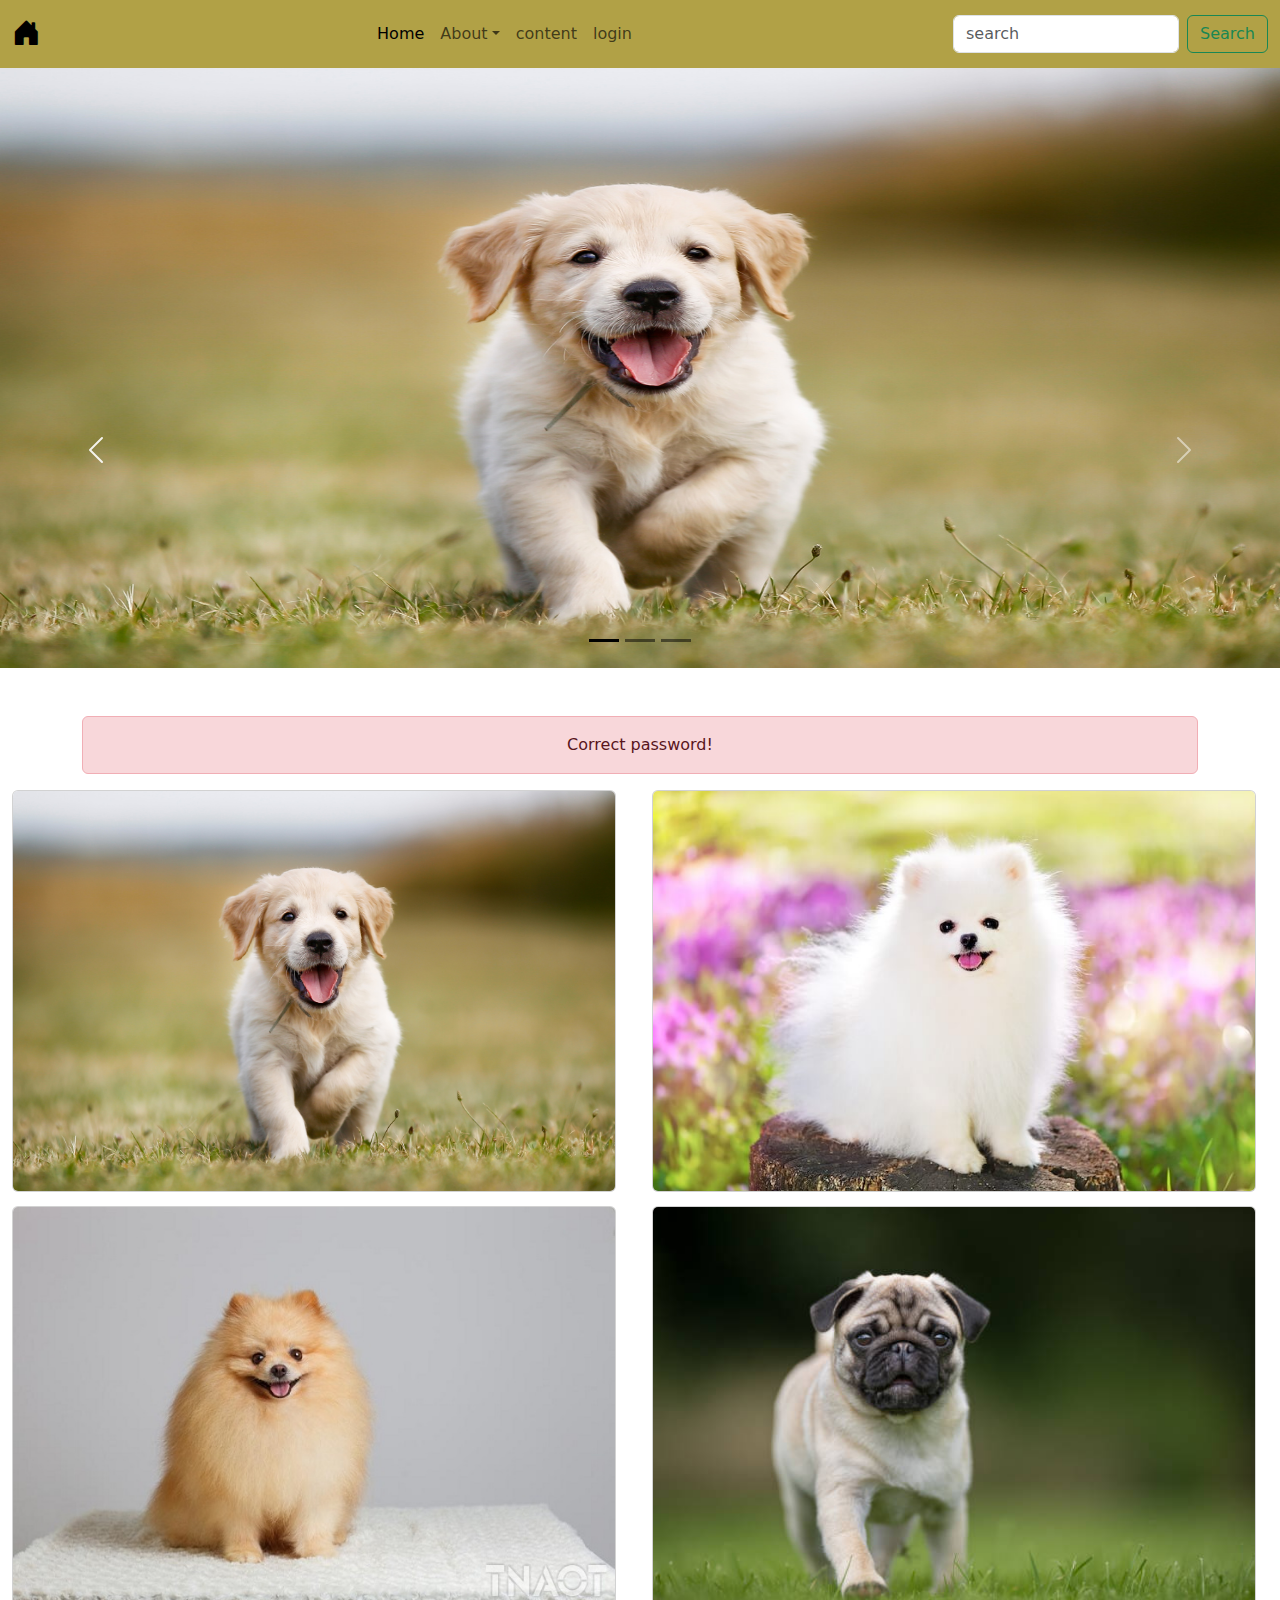
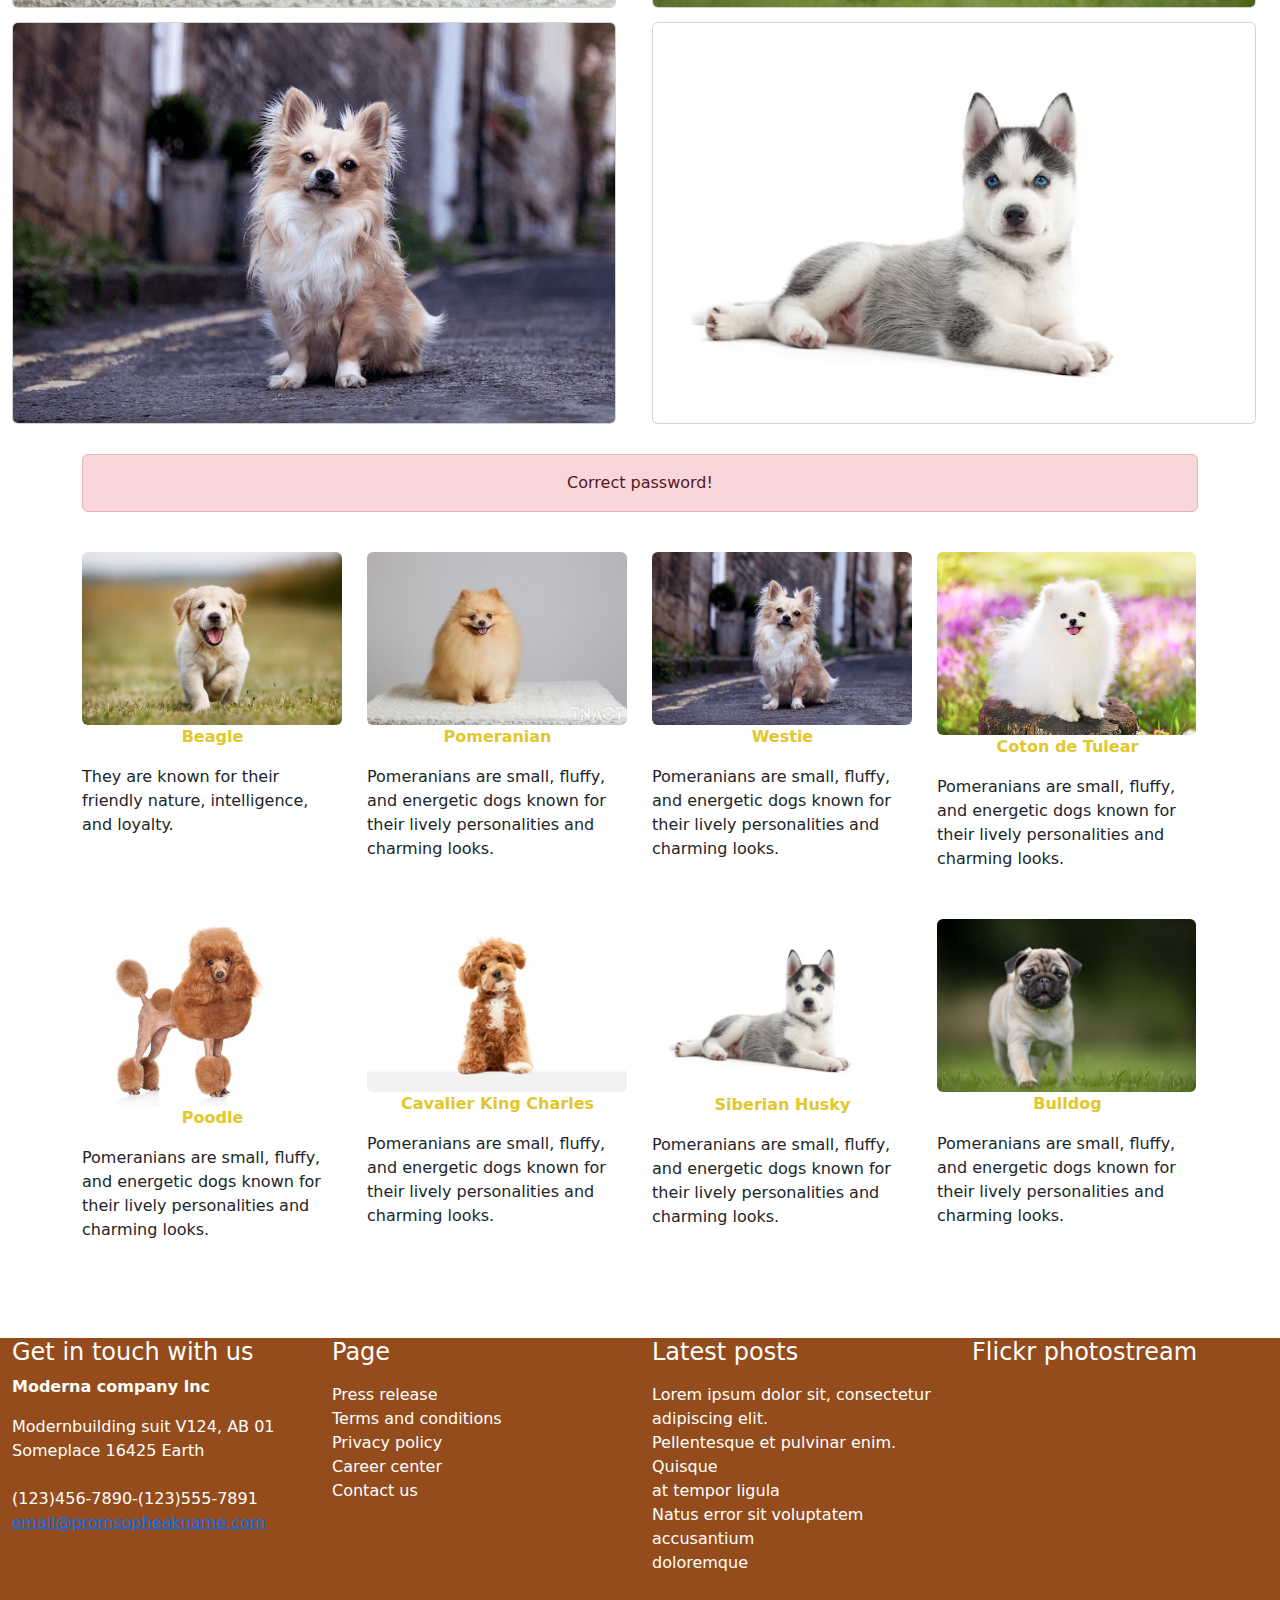
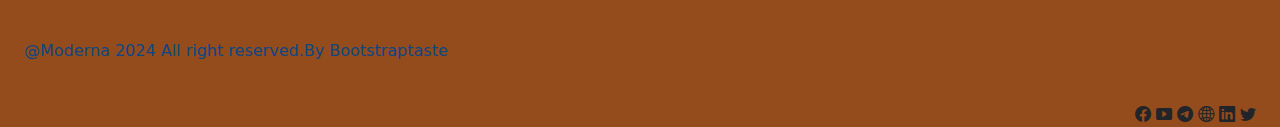
<file: index.html>
<!doctype html>
<html lang="en">
  <head>
    <meta charset="utf-8">
    <meta name="viewport" content="width=device-width, initial-scale=1">
    <title>Bootstrap demo</title>
    <link rel="stylesheet" href="style.css" class="">
    <link rel="stylesheet" href="https://cdn.jsdelivr.net/npm/bootstrap-icons@1.11.3/font/bootstrap-icons.min.css">
    <link href="https://cdn.jsdelivr.net/npm/bootstrap@5.3.3/dist/css/bootstrap.min.css" rel="stylesheet" integrity="sha384-QWTKZyjpPEjISv5WaRU9OFeRpok6YctnYmDr5pNlyT2bRjXh0JMhjY6hW+ALEwIH" crossorigin="anonymous">
  </head>
  <body>
    <nav class="navbar navbar-expand-lg " style="background-color: rgb(177, 161, 70);">
      <div class="container-fluid">
          <a href="" class="navbar-brand">
            <i class="bi bi-house-door-fill fs-3"></i>
          </a>
          <button class="navbar-toggler" type="button" data-bs-toggle="collapse" data-bs-target="#navbarNavAltMarkup" aria-controls="navbarNavAltMarkup" aria-expanded="false" aria-label="Toggle navigation">
            <span class="navbar-toggler-icon"></span>
          </button>
            <div class="collapse navbar-collapse" id="navbarNavAltMarkup">
                <ul class="navbar-nav col-lg-12 justify-content-center">
                    <li class="nav-item">
                        <a href="index.html" class="nav-link active" urrent="aria-cpage" href="#">Home</a>
                        
                    </li>
                    <li class="nav-item">
                        <a href="about.html" class="nav-link dropdown-toggle" href="#" id="navbarDropdown" role="button" data-toggle="dropdown" aria-haspopup="true" aria-expanded="false">About</a>
                    </li> 
                     <li class="nav-item">
                        <a href="content.html" class="nav-link">content</a>
                    </li>
                    <li class="nav-item">
                        <a href="login.html" class="nav-link">login</a>
                    </li>
                </ul>
            </div>
            <form class="d-flex" role="search">
                <input type="text" class="form-control me-2" placeholder="search">
                <button class="btn btn-outline-success">Search</button>
            </form>
      </div>
    </nav>
    <div id="carouselExampleDark" class="carousel carousel-dark slide">
        <div class="carousel-indicators">
          <button type="button" data-bs-target="#carouselExampleDark" data-bs-slide-to="0" class="active" aria-current="true" aria-label="Slide 1"></button>
          <button type="button" data-bs-target="#carouselExampleDark" data-bs-slide-to="1" aria-label="Slide 2"></button>
          <button type="button" data-bs-target="#carouselExampleDark" data-bs-slide-to="2" aria-label="Slide 3"></button>
        </div>
        <div class="carousel-inner">
          <div class="carousel-item active" data-bs-interval="10000">
            <img style="height: 600px; width: 500px;" src="image1.png" class="d-block w-100" alt="...">
          </div>
          <div class="carousel-item" data-bs-interval="2000">
            <img style="height: 600px; width: 500px;" src="pig2.png" class="d-block w-100" alt="...">
            </div>
          </div>
          <!-- <div class="carousel-item">
            <img src="img/pig3.png" class="d-block w-100" alt="...">
          </div> -->
        </div><br><br>
        <button class="carousel-control-prev" type="button" data-bs-target="#carouselExampleDark" data-bs-slide="prev">
          <span class="carousel-control-prev-icon" aria-hidden="true"></span>
          <span class="visually-hidden">Previous</span>
        </button>
        <button class="carousel-control-next" type="button" data-bs-target="#carouselExampleDark" data-bs-slide="next">
          <span class="carousel-control-next-icon" aria-hidden="true"></span>
          <span class="visually-hidden">Next</span>
        </button>
      </div>
    </div>
     <div class="container text-center"> 
        <div class="alert alert-danger">
            Correct password! 
        </div>
    </div>
    <div class="actegroy-content">
      <a href="about.html" class="">
        <div class="row p-0 m-0">
          <div class="col-lg-6">
            <div class="row p-0 m-0">
              <div class="col-12 category-data mb-3 ps-lg-0">
                <div class="card white">
                  <img src="image1.png" alt="">
                </div>
              </div><br>
              <div class="col-12 category-data mb-3 ps-lg-0">
                <div class="card">
                  <img src="image2.png" alt="">
                </div>
              </div><br>
              <div class="col-12 category-data mb-2 ps-lg-0">
                <div class="card">
                  <img src="image3.png" alt="">
                </div>
              </div>
            </div>
          </div>
          <div class="col-lg-6">
            <div class="row p-0 m-0">
              <div class="col-12 category-data mb-3 ps-lg-0">
                <div class="card white">
                  <img src="image4.png" alt="">
                </div>
              </div><br>
              <div class="col-12 category-data mb-3 ps-lg-0">
                <div class="card">
                  <img src="image8.png" alt="">
                </div>
              </div><br>
              <div class="col-12 category-data mb-2 ps-lg-0">
                <div class="card">
                  <img src="image7.png" alt="">
                </div>
              </div>
            </div>
          </div>
        </div>
      </a>
      </div><br>
      <div class="container text-center"> 
        <div class="alert alert-danger">
            Correct password! 
        </div>
    </div>
    <div class="container py-2">
        <div class="row py-3">
            <div class="col-3">
                <img src="image1.png"  alt="" width="260px" height="auto" class="rounded">
                <p class="text-center">
                    <b style="color: rgb(226, 198, 43);">Beagle</b>
                </p>
                They are known for their friendly nature, intelligence, and loyalty.    
            </div> 
            <div class="col-3 ">
                <img src="image2.png"  alt="" width="260px" height="auto" class="rounded">
                <p class="text-center">
                    <b style="color: rgb(226, 198, 43);">Pomeranian</b>
                </p>
                Pomeranians are small, fluffy, and energetic dogs known for their lively personalities and charming looks.
            </div>
            <div class="col-3">
                <img src="image3.png"  alt="" width="260px" height="auto" class="rounded">
                <p class="text-center">
                    <b style="color: rgb(226, 198, 43);">Westie</b>
                   
                </p>
                Pomeranians are small, fluffy, and energetic dogs known for their lively personalities and charming looks.
            </div>
            <div class="col-3">
                <img src="image4.png"  alt="" width="259px" height="auto" class="rounded">
                <p class="text-center">
                    <b style="color: rgb(226, 198, 43);">Coton de Tulear</b>
                   
                </p>
                Pomeranians are small, fluffy, and energetic dogs known for their lively personalities and charming looks.
            </div>
        </div>
    </div>
    <div class="container py-2">
        <div class="row py-3">
            <div class="col-3">
                <img src="image5.png"  alt="" width="200px" height="auto" class="rounded">
                <p class="text-center">
                    <b style="color: rgb(226, 198, 43);">Poodle</b>
                    
                </p>
                Pomeranians are small, fluffy, and energetic dogs known for their lively personalities and charming looks.
            </div> 
            <div class="col-3 ">
                <img src="image6.png"  alt="" width="260px" height="auto" class="rounded">
                <p class="text-center">
                    <b style="color: rgb(226, 198, 43);">Cavalier King Charles​</b>
                   
                </p>
                Pomeranians are small, fluffy, and energetic dogs known for their lively personalities and charming looks.
            </div>
            <div class="col-3">
                <img src="image7.png"  alt="" width="260px" height="auto" class="rounded">
                <p class="text-center">
                    <b style="color: rgb(226, 198, 43);">Siberian Husky</b>
                    
                </p>
                Pomeranians are small, fluffy, and energetic dogs known for their lively personalities and charming looks.
            </div>
            <div class="col-3">
                <img src="image8.png"  alt="" width="259px" height="auto" class="rounded">
                <p class="text-center">
                    <b style="color: rgb(226, 198, 43);">Bulldog</b>
                    
                </p>
                Pomeranians are small, fluffy, and energetic dogs known for their lively personalities and charming looks.
            </div>
        </div>
    </div><br><br><br>
    <!-- <div class="container text-center"> 
        <div class="alert alert-danger">
            Correct password! 
        </div>
    </div> -->
     <div class="container-fluid " style="background-color: rgb(148, 76, 28);">
        <div class="row" style="color: white;">
            <div class="col-3">
                <h4>Get in touch with us</h4>
                <p>
                    <b>Moderna company lnc</b>
                    <div class="text-break">Modernbuilding suit V124, AB 01</div>
                    <div>Someplace 16425 Earth</div><br>
                    <div class="">(123)456-7890-(123)555-7891</div>
                    <a href="ppro28297@gmail.com" class="text-break">email@promsopheakname.com</a>
                </p>
            </div>
             <div class="col-3">
                    <h4>Page</h4>
                    <p>
                        <div class="text-break">Press release</div>
                        <div class="text-break">Terms and conditions</div>
                        <div class="text-break">Privacy policy</div>
                        <div class="text-break">Career center</div>
                        <div class="text-break">Contact us</div>
                    </p>
            </div>
             <div class="col-3">
                    <h4>Latest posts</h4>
                    <p>
                        <div class="text-break">Lorem ipsum dolor sit, consectetur</div>
                        <div class="text-break">adipiscing elit.</div>
                        <div class="text-break">Pellentesque et pulvinar enim. Quisque</div>
                        <div class="text-break">at tempor ligula</div>
                        <div class="text-break">Natus error sit voluptatem accusantium</div>
                        <div class="text-break">doloremque</div>
                    </p>
            </div>
            <div class="col-3">
                <h4>Flickr photostream</h4>
            </div>
        </div><br><br>
        <div class="container-fluid ">
            <div class="col-6" style="color: rgb(13, 70, 130);">
                <p>@Moderna 2024 All right reserved.By Bootstraptaste</p>
            </div><br>
            <div class="col-12 text-end" >
                <i class="bi bi-facebook"></i>
                <i class="bi bi-play-btn-fill"></i>
                <i class="bi bi-telegram"></i>
                <i class="bi bi-globe2"></i>
                <i class="bi bi-linkedin"></i>
                <i class="bi bi-twitter"></i>
            </div>
        </div>
    </div>
    <script src="https://cdn.jsdelivr.net/npm/bootstrap@5.3.3/dist/js/bootstrap.bundle.min.js" integrity="sha384-YvpcrYf0tY3lHB60NNkmXc5s9fDVZLESaAA55NDzOxhy9GkcIdslK1eN7N6jIeHz" crossorigin="anonymous"></script>

    </body> 
</html>
</file>
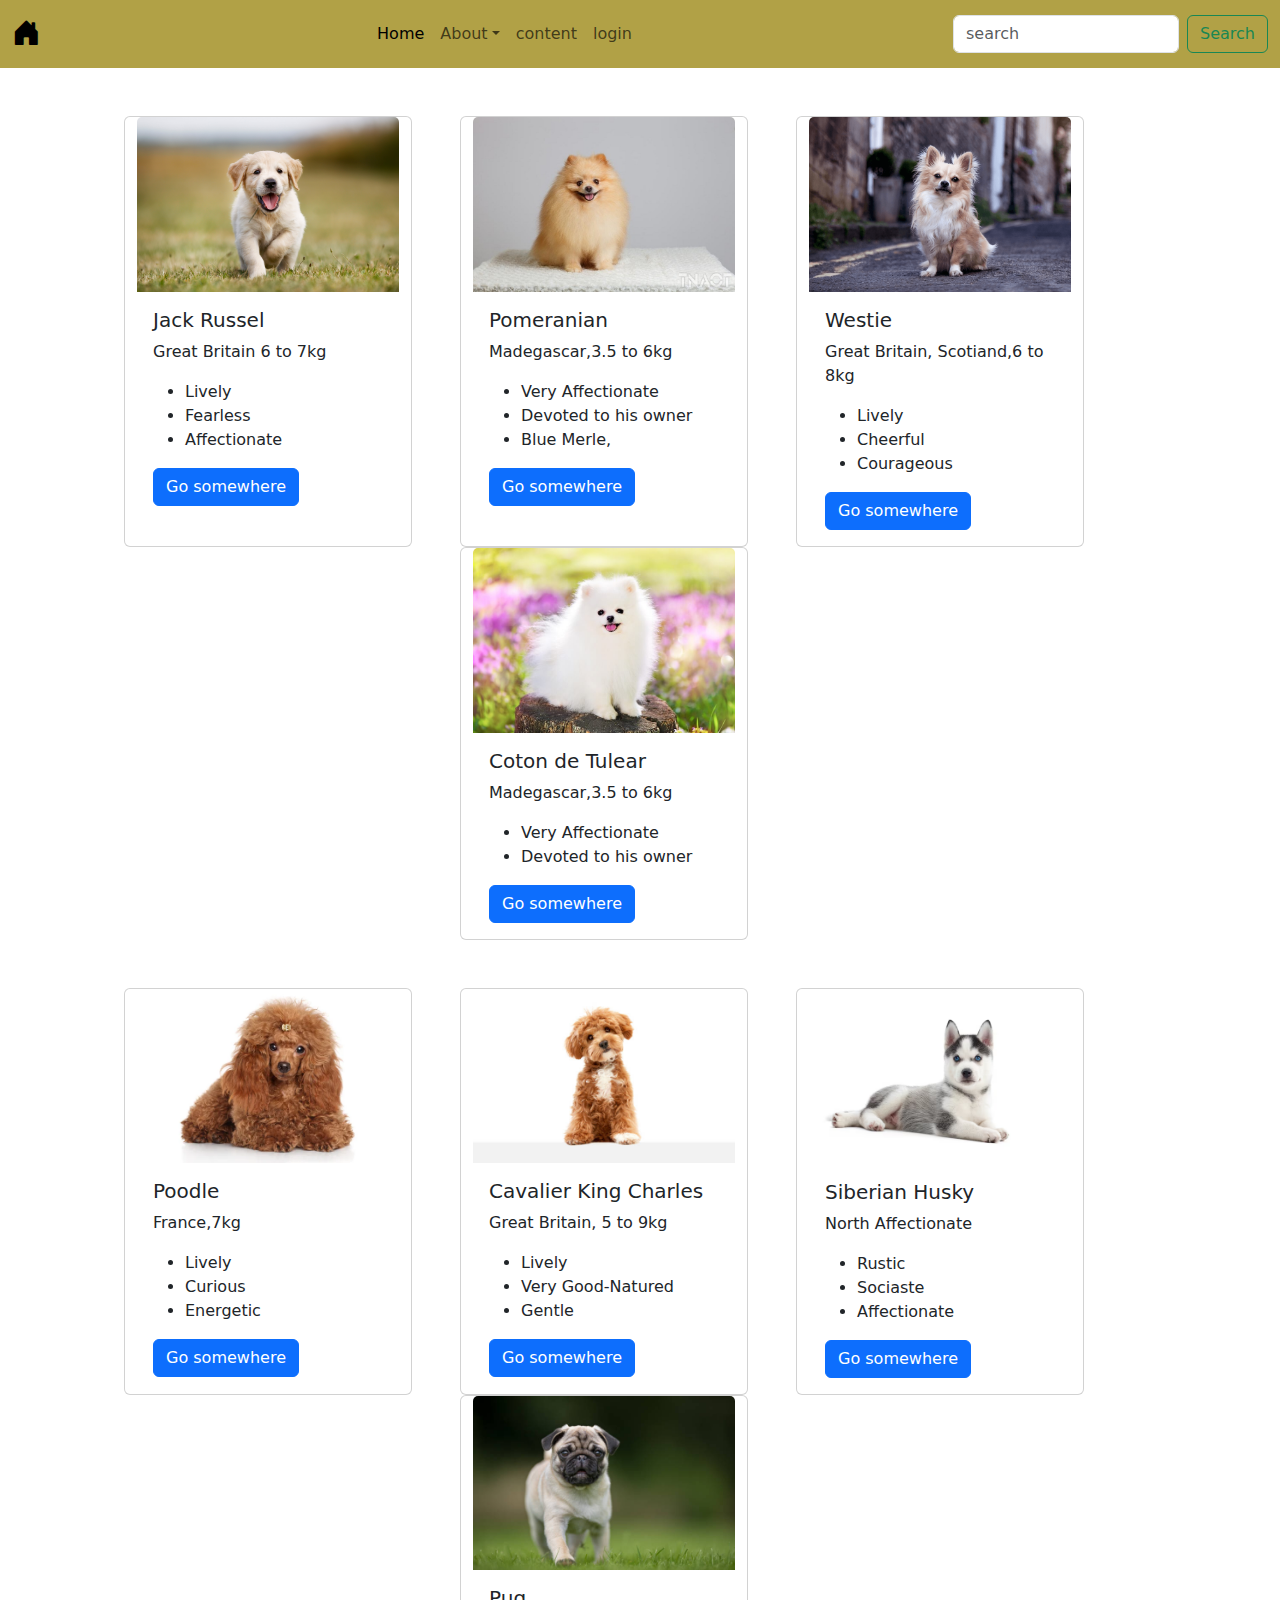
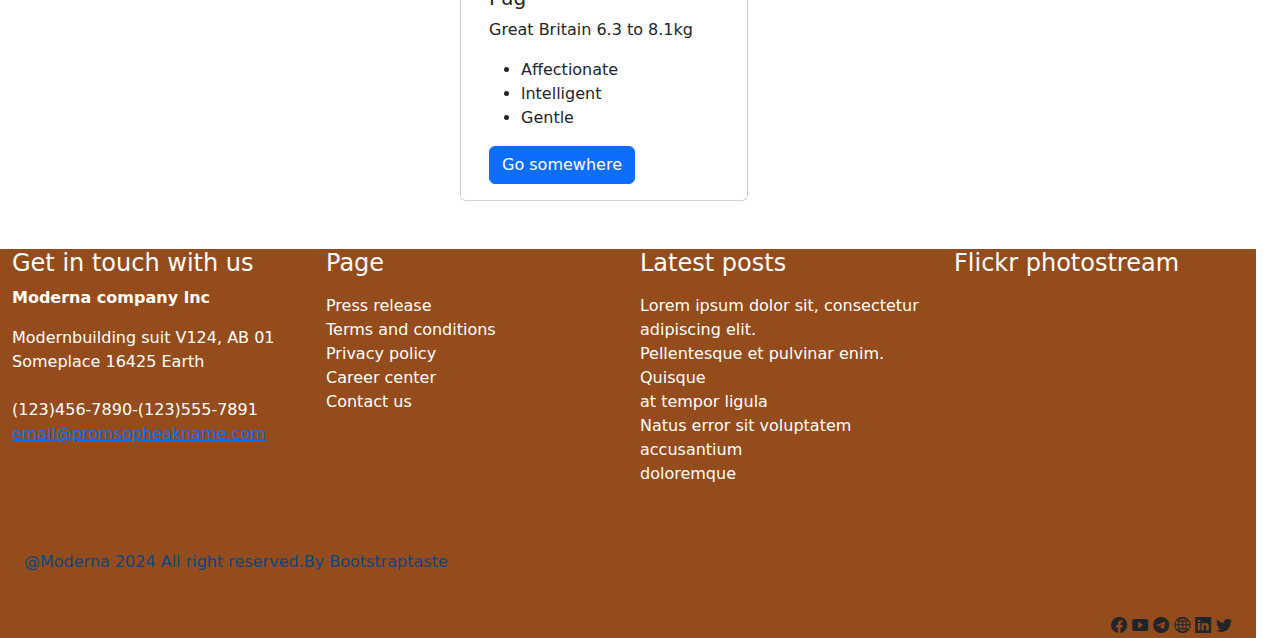
<file: about.html>
<!doctype html>
<html lang="en">
  <head>
    <meta charset="utf-8">
    <meta name="viewport" content="width=device-width, initial-scale=1">
    <title>Bootstrap demo</title>
    <!-- <link rel="stylesheet" href="/PHP/style.css" class=""> -->
    <link rel="stylesheet" href="https://cdn.jsdelivr.net/npm/bootstrap-icons@1.11.3/font/bootstrap-icons.min.css">
    <link href="https://cdn.jsdelivr.net/npm/bootstrap@5.3.3/dist/css/bootstrap.min.css" rel="stylesheet" integrity="sha384-QWTKZyjpPEjISv5WaRU9OFeRpok6YctnYmDr5pNlyT2bRjXh0JMhjY6hW+ALEwIH" crossorigin="anonymous">
  </head>
  <body>
    <script src="https://cdn.jsdelivr.net/npm/bootstrap@5.3.3/dist/js/bootstrap.bundle.min.js" integrity="sha384-YvpcrYf0tY3lHB60NNkmXc5s9fDVZLESaAA55NDzOxhy9GkcIdslK1eN7N6jIeHz" crossorigin="anonymous"></script>
    
    <nav class="navbar navbar-expand-lg " style="background-color:  rgb(177, 161, 70);">
      <div class="container-fluid">
          <a href="" class="navbar-brand">
            
            <i class="bi bi-house-door-fill fs-3"></i>
          </a>
          <button class="navbar-toggler" type="button" data-bs-toggle="collapse" data-bs-target="#navbarNavAltMarkup" aria-controls="navbarNavAltMarkup" aria-expanded="false" aria-label="Toggle navigation">
            <span class="navbar-toggler-icon"></span>
          </button>
            <div class="collapse navbar-collapse" id="navbarNavAltMarkup">
                <ul class="navbar-nav col-lg-12 justify-content-center">
                    <li class="nav-item">
                        <a href="index.html" class="nav-link active" urrent="aria-cpage" href="#">Home</a>
                        
                    </li>
                    <li class="nav-item">
                        <a href="about.html" class="nav-link dropdown-toggle" href="#" id="navbarDropdown" role="button" data-toggle="dropdown" aria-haspopup="true" aria-expanded="false">About</a>
                    </li> 
                     <li class="nav-item">
                        <a href="content.html" class="nav-link">content</a>
                    </li>
                    <li class="nav-item">
                        <a href="login.html" class="nav-link">login</a>
                    </li>
                </ul>
            </div>
            <form class="d-flex" role="search">
                <input type="text" class="form-control me-2" placeholder="search">
                <button class="btn btn-outline-success">Search</button>
            </form>
      </div>
    </nav><br><br>
    <div class="container-fluid row justify-content-center">
      <div class="card mt-6 me-5" style="width: 18rem;">
        <img src="image1.png" class="card-img-top" alt="...">
        <div class="card-body">
          <h5 class="card-title">Jack Russel</h5>
          <p class="card-text">Great Britain 6 to 7kg</p>
          <ul>
            <li>Lively</li>
            <li>Fearless</li>
            <li>Affectionate</li>
          </ul>
          <a href="content.html" class="btn btn-primary">Go somewhere</a>
        </div>
      </div>
      <div class="card mt-6 me-5" style="width: 18rem;">
        <img src="image2.png" class="card-img-top" alt="...">
        <div class="card-body">
          <h5 class="card-title">Pomeranian</h5>
          <p class="card-text">Madegascar,3.5 to 6kg</p>
          <ul>
            <li>Very Affectionate</li>
            <li>Devoted to his owner</li>
            <li>Blue Merle,</li>
          </ul>
          <a href="content.html" class="btn btn-primary">Go somewhere</a>
        </div>
      </div>
      <div class="card mt-6 me-5" style="width: 18rem;">
        <img src="image3.png" class="card-img-top" alt="...">
        <div class="card-body">
          <h5 class="card-title">Westie</h5>
          <p class="card-text">Great Britain, Scotiand,6 to 8kg</p>
          <ul>
            <li>Lively</li>
            <li>Cheerful</li>
            <li>Courageous</li>
          </ul>
          <a href="content.html" class="btn btn-primary">Go somewhere</a>
        </div>
      </div>
      <div class="card mt-6 me-5" style="width: 18rem;">
        <img src="image4.png" class="card-img-top" alt="...">
        <div class="card-body">
          <h5 class="card-title">Coton de Tulear</h5>
          <p class="card-text">Madegascar,3.5 to 6kg</p>
          <ul>
            <li>Very Affectionate</li>
            <li>Devoted to his owner</li>
            <!-- <li> Lavende</li> -->
          </ul>
          <a href="content.html" class="btn btn-primary">Go somewhere</a>
        </div>
      </div>
    </div><br><br>

    <div class="container-fluid row justify-content-center">
      <div class="card mt-6 me-5" style="width: 18rem;">
        <img src="image9.png" class="card-img-top" alt="...">
        <div class="card-body">
          <h5 class="card-title">Poodle</h5>
          <p class="card-text">France,7kg</p>
          <ul>
            <li>Lively</li>
            <li>Curious</li>
            <li>Energetic</li>
          </ul>
          <a href="content.html" class="btn btn-primary">Go somewhere</a>
        </div>
      </div>
      <div class="card mt-6 me-5" style="width: 18rem;">
        <img src="image6.png" class="card-img-top" alt="...">
        <div class="card-body">
          <h5 class="card-title">Cavalier King Charles</h5>
          <p class="card-text">Great Britain, 5 to 9kg</p>
          <ul>
            <li>Lively</li>
            <li>Very Good-Natured</li>
            <li>Gentle</li>
          </ul>
          <a href="content.html" class="btn btn-primary">Go somewhere</a>
        </div>
      </div>
      <div class="card mt-6 me-5" style="width: 18rem;">
        <img src="image7.png" class="card-img-top" alt="...">
        <div class="card-body">
          <h5 class="card-title">Siberian Husky</h5>
          <p class="card-text">North Affectionate </p>
          <ul>
            <li>Rustic</li>
            <li>Sociaste</li>
            <li>Affectionate</li>
          </ul>
          <a href="content.html" class="btn btn-primary">Go somewhere</a>
        </div>
      </div>
      <div class="card mt-6 me-5" style="width: 18rem;">
        <img src="image8.png" class="card-img-top" alt="...">
        <div class="card-body">
          <h5 class="card-title">Pug</h5>
          <p class="card-text">Great Britain 6.3 to 8.1kg</p>
          <ul>
            <li>Affectionate</li>
            <li>lntelligent</li>
            <li>Gentle</li>
          </ul>
          <a href="content.html" class="btn btn-primary">Go somewhere</a>
      </div>
    </div>
    <div class="container text-center"></div><br><br>
    <div class="container-fluid " style="background-color: rgb(148, 76, 28);">
      <div class="row" style="color: white;">
          <div class="col-3">
              <h4>Get in touch with us</h4>
              <p>
                  <b>Moderna company lnc</b>
                  <div class="text-break">Modernbuilding suit V124, AB 01</div>
                  <div>Someplace 16425 Earth</div><br>
                  <div class="">(123)456-7890-(123)555-7891</div>
                  <a href="ppro28297@gmail.com" class="text-break">email@promsopheakname.com</a>
              </p>
          </div>
           <div class="col-3">
                  <h4>Page</h4>
                  <p>
                      <div class="text-break">Press release</div>
                      <div class="text-break">Terms and conditions</div>
                      <div class="text-break">Privacy policy</div>
                      <div class="text-break">Career center</div>
                      <div class="text-break">Contact us</div>
                  </p>
          </div>
           <div class="col-3">
                  <h4>Latest posts</h4>
                  <p>
                      <div class="text-break">Lorem ipsum dolor sit, consectetur</div>
                      <div class="text-break">adipiscing elit.</div>
                      <div class="text-break">Pellentesque et pulvinar enim. Quisque</div>
                      <div class="text-break">at tempor ligula</div>
                      <div class="text-break">Natus error sit voluptatem accusantium</div>
                      <div class="text-break">doloremque</div>
                  </p>
          </div>
          <div class="col-3">
              <h4>Flickr photostream</h4>
          </div>
      </div><br><br>
      <div class="container-fluid ">
          <div class="col-6" style="color: rgb(13, 70, 130);">
              <p>@Moderna 2024 All right reserved.By Bootstraptaste</p>
          </div><br>
          <div class="col-12 text-end" >
              <i class="bi bi-facebook"></i>
              <i class="bi bi-play-btn-fill"></i>
              <i class="bi bi-telegram"></i>
              <i class="bi bi-globe2"></i>
              <i class="bi bi-linkedin"></i>
              <i class="bi bi-twitter"></i>
          </div>
      </div>
  </div>
  </body>
</html>
</file>
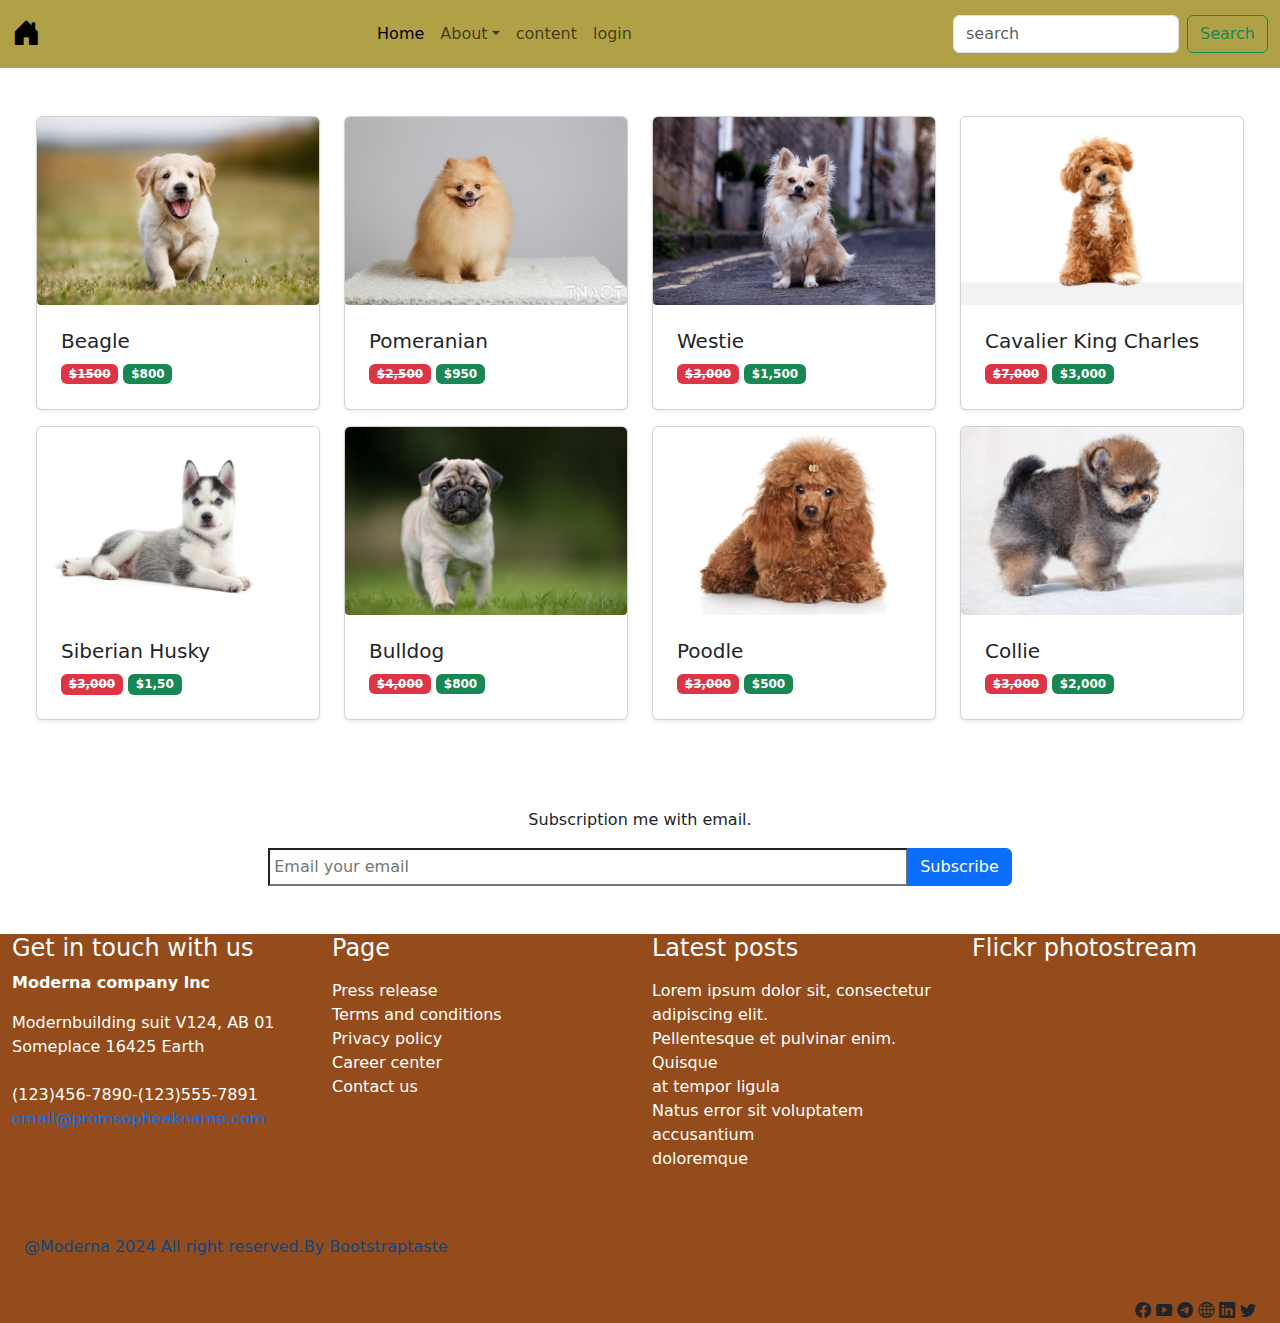
<file: content.html>
<!doctype html>
<html lang="en">
  <head>
    <meta charset="utf-8">
    <meta name="viewport" content="width=device-width, initial-scale=1">
    <title>Bootstrap demo</title>
    <link rel="stylesheet" href="style.css" class="">
    <link rel="stylesheet" href="https://cdn.jsdelivr.net/npm/bootstrap-icons@1.11.3/font/bootstrap-icons.min.css">
    <link href="https://cdn.jsdelivr.net/npm/bootstrap@5.3.3/dist/css/bootstrap.min.css" rel="stylesheet" integrity="sha384-QWTKZyjpPEjISv5WaRU9OFeRpok6YctnYmDr5pNlyT2bRjXh0JMhjY6hW+ALEwIH" crossorigin="anonymous">
  </head>
  <body>
    
    <nav class="navbar navbar-expand-lg " style="background-color:rgb(177, 161, 70);">
      <div class="container-fluid">
          <a href="" class="navbar-brand">
            
            <i class="bi bi-house-door-fill fs-3"></i>
          </a>
          <button class="navbar-toggler" type="button" data-bs-toggle="collapse" data-bs-target="#navbarNavAltMarkup" aria-controls="navbarNavAltMarkup" aria-expanded="false" aria-label="Toggle navigation">
            <span class="navbar-toggler-icon"></span>
          </button>
            <div class="collapse navbar-collapse" id="navbarNavAltMarkup">
                <ul class="navbar-nav col-lg-12 justify-content-center">
                    <li class="nav-item">
                        <a href="index.html" class="nav-link active" urrent="aria-cpage" href="#">Home</a>
                        
                    </li>
                    <li class="nav-item">
                        <a href="about.html" class="nav-link dropdown-toggle" href="#" id="navbarDropdown" role="button" data-toggle="dropdown" aria-haspopup="true" aria-expanded="false">About</a>
                    </li> 
                     <li class="nav-item">
                        <a href="content.html" class="nav-link">content</a>
                    </li>
                    <li class="nav-item">
                        <a href="login.html" class="nav-link">login</a>
                    </li>
                </ul>
            </div>
            <form class="d-flex" role="search">
                <input type="text" class="form-control me-2" placeholder="search">
                <button class="btn btn-outline-success">Search</button>
            </form>
      </div>
    </nav><br>

    <div class="row p-0 m-4">
        <div class="col-lg-3 product mb-0">
            <div class="card shadow-sm">
                <img class="rounded-1" src="image1.png" alt="">
                <div class="card-body rounded-1 p-4">
                    <h5>Beagle</h5>
                    <del class="badge bg-danger">$1500</del>
                    <span class="badge bg-success">$800</span>
                    <div class="detail d-flex justify-content-center align-items-centner">
                        <i  data-bs-toggle="modal" data-bs-target="#exampleModal" class="bi bi-search me-2"></i>
                        <i class="bi bi-chat-heart-fill me-2"></i>
                        <!-- <i class="bi bi-bookmark-fill"></i>  -->
                        <!-- <i class="bi bi-reply-fill"></i> -->
                        <a href="login.html" class="bi bi-reply-fill"></a>
                    </div>
                </div>
            </div>
        </div>
        <div class="col-lg-3 product mb-3">
            <div class="card shadow-sm">
                <img class="rounded-1" src="image2.png" alt="">
                <div class="card-body rounded-1 p-4">
                    <h5>Pomeranian</h5>
                    <del class="badge bg-danger">$2,500</del>
                    <span class="badge bg-success">$950</span>
                    <div class="detail d-flex justify-content-center align-items-centner">
                        <i  data-bs-toggle="modal" data-bs-target="#exampleModal" class="bi bi-search me-2"></i>
                        <i class="bi bi-chat-heart-fill me-2"></i>
                        <!-- <i class="bi bi-bookmark-fill"></i>  -->
                        <a href="login.html" class="bi bi-reply-fill"></a>
                        
                    </div>
                </div>
            </div>
        </div>
        <div class="col-lg-3 product mb-3">
            <div class="card shadow-sm">
                <img class="rounded-1" src="image3.png" alt="">
                <div class="card-body rounded-1 p-4">
                    <h5>Westie</h5>
                    <del class="badge bg-danger">$3,000</del>
                    <span class="badge bg-success">$1,500</span>
                    <div class="detail d-flex justify-content-center align-items-centner">
                        <i  data-bs-toggle="modal" data-bs-target="#exampleModal" class="bi bi-search me-2"></i>
                        <i class="bi bi-chat-heart-fill me-2"></i>
                        <!-- <i class="bi bi-bookmark-fill"></i>  -->
                        <a href="login.html" class="bi bi-reply-fill"></a>
                        
                    </div>
                </div>
            </div>
        </div>
        <div class="col-lg-3 product mb-3">
            <div class="card shadow-sm">
                <img class="rounded-1" src="image6.png" alt=""style>
                <div class="card-body rounded-1 p-4">
                    <h5>Cavalier King Charles</h5>
                    <del class="badge bg-danger">$7,000</del>
                    <span class="badge bg-success">$3,000</span>
                    <div class="detail d-flex justify-content-center align-items-centner">
                        <i  data-bs-toggle="modal" data-bs-target="#exampleModal" class="bi bi-search me-2"></i>
                        <i class="bi bi-chat-heart-fill me-2"></i>
                        <a href="login.html" class="bi bi-reply-fill"></a> 
                        
                    </div>
                </div>
            </div>
        </div>
        <div class="col-lg-3 product mb-3">
            <div class="card shadow-sm">
                <img class="rounded-1" src="image7.png" alt="">
                <div class="card-body rounded-1 p-4">
                    <h5>Siberian Husky</h5>
                    <del class="badge bg-danger">$3,000</del>
                    <span class="badge bg-success">$1,50</span>
                    <div class="detail d-flex justify-content-center align-items-centner">
                        <i  data-bs-toggle="modal" data-bs-target="#exampleModal" class="bi bi-search me-2"></i>
                        <i class="bi bi-chat-heart-fill me-2"></i>
                        <a href="login.html" class="bi bi-reply-fill"></a> 
                        
                    </div>
                </div>
            </div>
        </div>
        <div class="col-lg-3 product mb-3">
            <div class="card shadow-sm">
                <img class="rounded-1" src="image8.png" alt="">
                <div class="card-body rounded-1 p-4">
                    <h5>Bulldog</h5>
                    <del class="badge bg-danger">$4,000</del>
                    <span class="badge bg-success">$800</span>
                    <div class="detail d-flex justify-content-center align-items-centner">
                        <i  data-bs-toggle="modal" data-bs-target="#exampleModal" class="bi bi-search me-2"></i>
                        <i class="bi bi-chat-heart-fill me-2"></i>
                        <a href="login.html" class="bi bi-reply-fill"></a> 
                        
                    </div>
                </div>
            </div>
        </div>
        <div class="col-lg-3 product mb-3">
            <div class="card shadow-sm">
                <img class="rounded-1" src="image9.png" alt="">
                <div class="card-body rounded-1 p-4">
                    <h5>Poodle</h5>
                    <del class="badge bg-danger">$3,000</del>
                    <span class="badge bg-success">$500</span>
                    <div class="detail d-flex justify-content-center align-items-centner">
                        <i  data-bs-toggle="modal" data-bs-target="#exampleModal" class="bi bi-search me-2"></i>
                        <i class="bi bi-chat-heart-fill me-2"></i>
                        <a href="login.html" class="bi bi-reply-fill"></a> 
                        
                    </div>
                </div>
            </div>
        </div>
        <div class="col-lg-3 product mb-3">
            <div class="card shadow-sm">
                <img class="rounded-1" src="image10.png" alt="">
                <div class="card-body rounded-1 p-4">
                    <h5>​Collie</h5>
                    <del class="badge bg-danger">$3,000</del>
                    <span class="badge bg-success">$2,000</span>
                    <div class="detail d-flex justify-content-center align-items-centner">
                        <i  data-bs-toggle="modal" data-bs-target="#exampleModal" class="bi bi-search me-2"></i>
                        <i class="bi bi-chat-heart-fill me-2"></i>
                        <a href="login.html" class="bi bi-reply-fill"></a> 
                        
                    </div>
                </div>
            </div>
        </div>
    </div>

  <!-- Modal -->
  <div class="modal fade" id="exampleModal" tabindex="-1" aria-labelledby="exampleModalLabel" aria-hidden="true">
    <div class="modal-dialog modal-dialog-centered">
      <div class="modal-content">
        <div class="modal-header">
          <h1 class="modal-title fs-5" id="exampleModalLabel">Modal title</h1>
          <button type="button" class="btn-close" data-bs-dismiss="modal" aria-label="Close"></button>
        </div>
        <div class="modal-body">
          <img src="image1.png" alt="" class="">
        </div>
        <div class="modal-body">
            <img src="image2.png" alt="" class="">
        </div>
        <div class="modal-body">
            <img src="image3.png" alt="" class="">
        </div>
        <div class="modal-body">
            <img src="image4.png" alt="" class="">
        </div>
        <div class="modal-body">
            <img src="image9.png" alt="" class="">
        </div>
        <div class="modal-body">
            <img src="image6.png" alt="" class="">
        </div>
        <div class="modal-body">
            <img src="image7.png" alt="" class="">
        </div>
        <div class="modal-body">
            <img src="image8.png" alt="" class="">
        </div>
        <div class="modal-footer">
          <button type="button" class="btn btn-secondary" data-bs-dismiss="modal">Close</button>
          <button type="button" class="btn btn-primary">Save changes</button>
        </div>
      </div>
    </div>
  </div><br><br>
  <div class="coontact-us">
    <p class="text-center">Subscription me with email.</p>
    <form action="" class="">

        <div class="input-group d-flex align-items-centner justify-content-center">
            <input type="text" class="w-50 p-1" id="Submit" placeholder="Email your email">
            <button type="Submit" class="btn btn-primary ">Subscribe</button>
        </div>
        
    </form>
    <!-- <div class="contact-icon">
        <i class="bi bi-facebook"></i>
        <i class="bi bi-twitter"></i>
        <i class="bi bi-instagram"></i>
    </div> -->
  </div><br><br>

  <div class="container-fluid " style="background-color: rgb(148, 76, 28);">
    <div class="row" style="color: white;">
        <div class="col-3">
            <h4>Get in touch with us</h4>
            <p>
                <b>Moderna company lnc</b>
                <div class="text-break">Modernbuilding suit V124, AB 01</div>
                <div>Someplace 16425 Earth</div><br>
                <div class="">(123)456-7890-(123)555-7891</div>
                <a href="ppro28297@gmail.com" class="text-break">email@promsopheakname.com</a>
            </p>
        </div>
         <div class="col-3">
                <h4>Page</h4>
                <p>
                    <div class="text-break">Press release</div>
                    <div class="text-break">Terms and conditions</div>
                    <div class="text-break">Privacy policy</div>
                    <div class="text-break">Career center</div>
                    <div class="text-break">Contact us</div>
                </p>
        </div>
         <div class="col-3">
                <h4>Latest posts</h4>
                <p>
                    <div class="text-break">Lorem ipsum dolor sit, consectetur</div>
                    <div class="text-break">adipiscing elit.</div>
                    <div class="text-break">Pellentesque et pulvinar enim. Quisque</div>
                    <div class="text-break">at tempor ligula</div>
                    <div class="text-break">Natus error sit voluptatem accusantium</div>
                    <div class="text-break">doloremque</div>
                </p>
        </div>
        <div class="col-3">
            <h4>Flickr photostream</h4>
        </div>
    </div><br><br>
    <div class="container-fluid ">
        <div class="col-6" style="color: rgb(13, 70, 130);">
            <p>@Moderna 2024 All right reserved.By Bootstraptaste</p>
        </div><br>
        <div class="col-12 text-end" >
            <i class="bi bi-facebook"></i>
            <i class="bi bi-play-btn-fill"></i>
            <i class="bi bi-telegram"></i>
            <i class="bi bi-globe2"></i>
            <i class="bi bi-linkedin"></i>
            <i class="bi bi-twitter"></i>
        </div>
    </div>
</div>
<script src="https://cdn.jsdelivr.net/npm/bootstrap@5.3.3/dist/js/bootstrap.bundle.min.js" integrity="sha384-YvpcrYf0tY3lHB60NNkmXc5s9fDVZLESaAA55NDzOxhy9GkcIdslK1eN7N6jIeHz" crossorigin="anonymous"></script>

  </body>
</html>
</file>
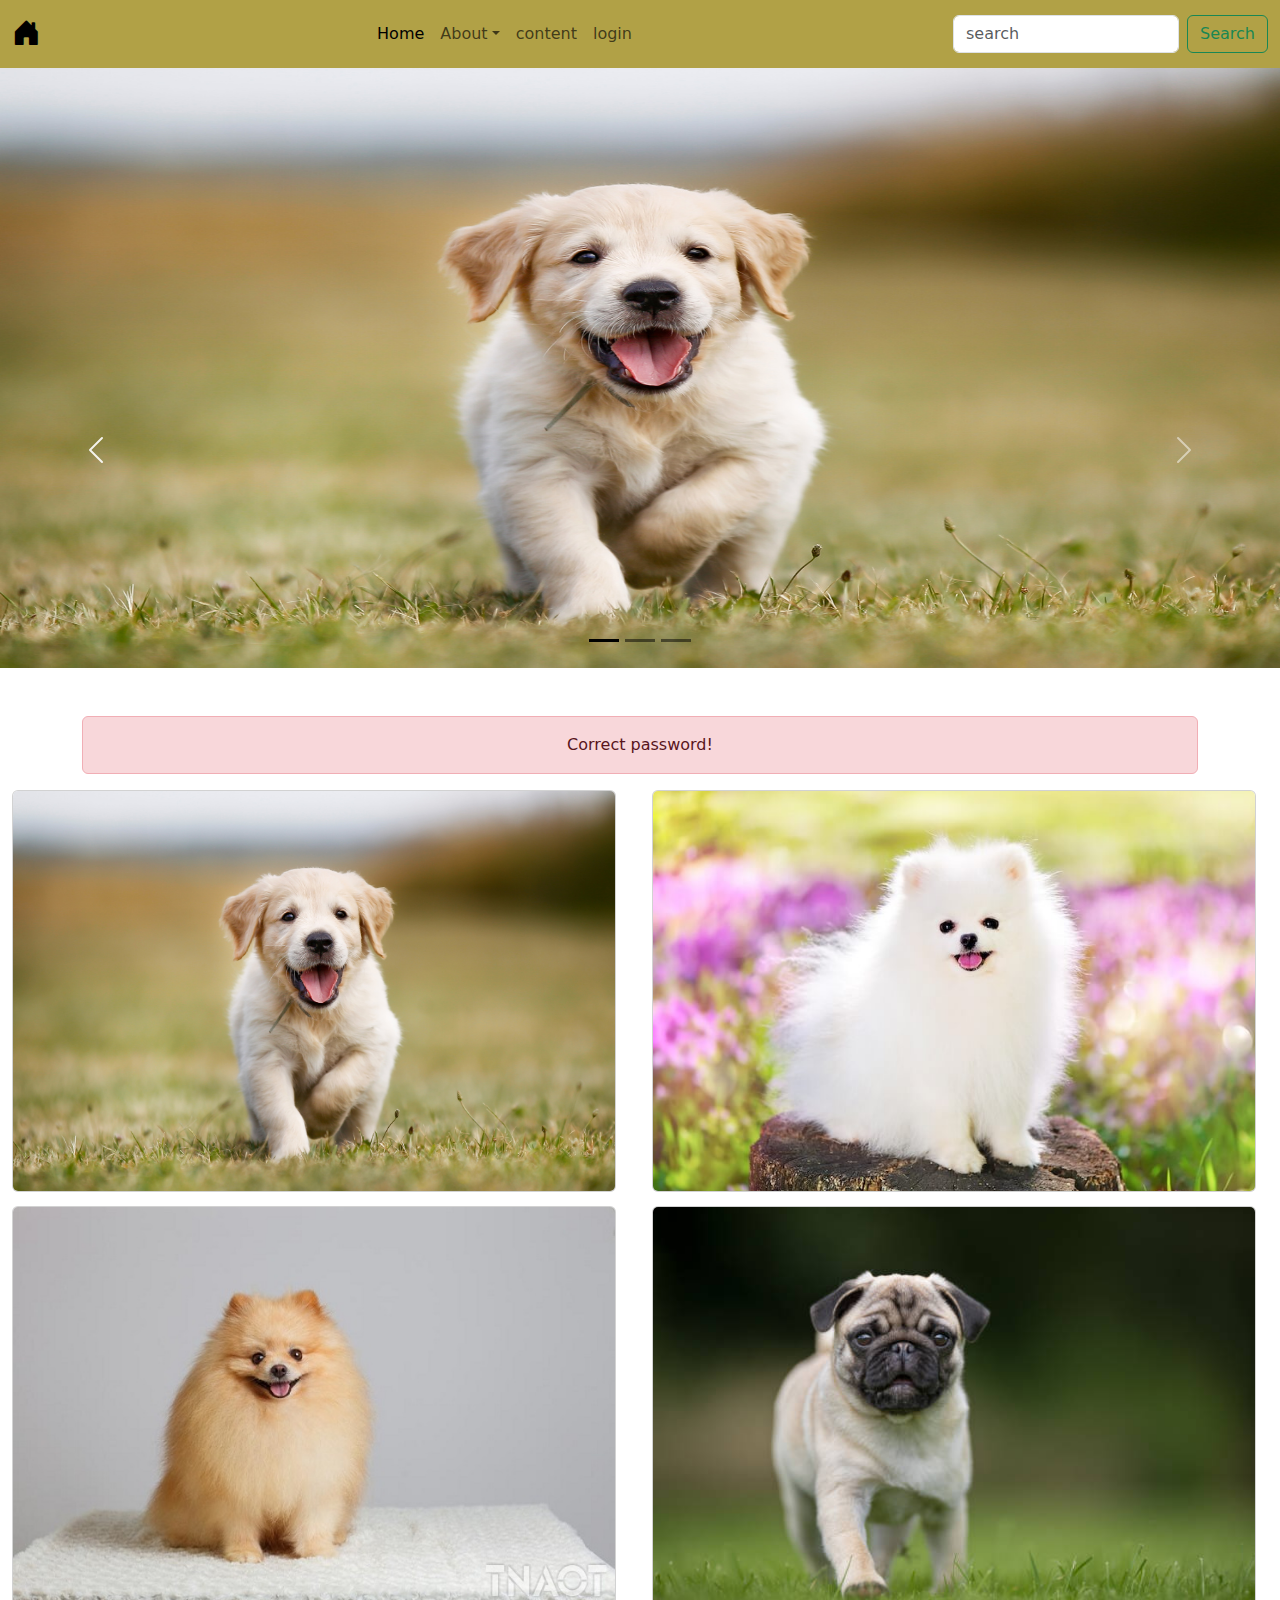
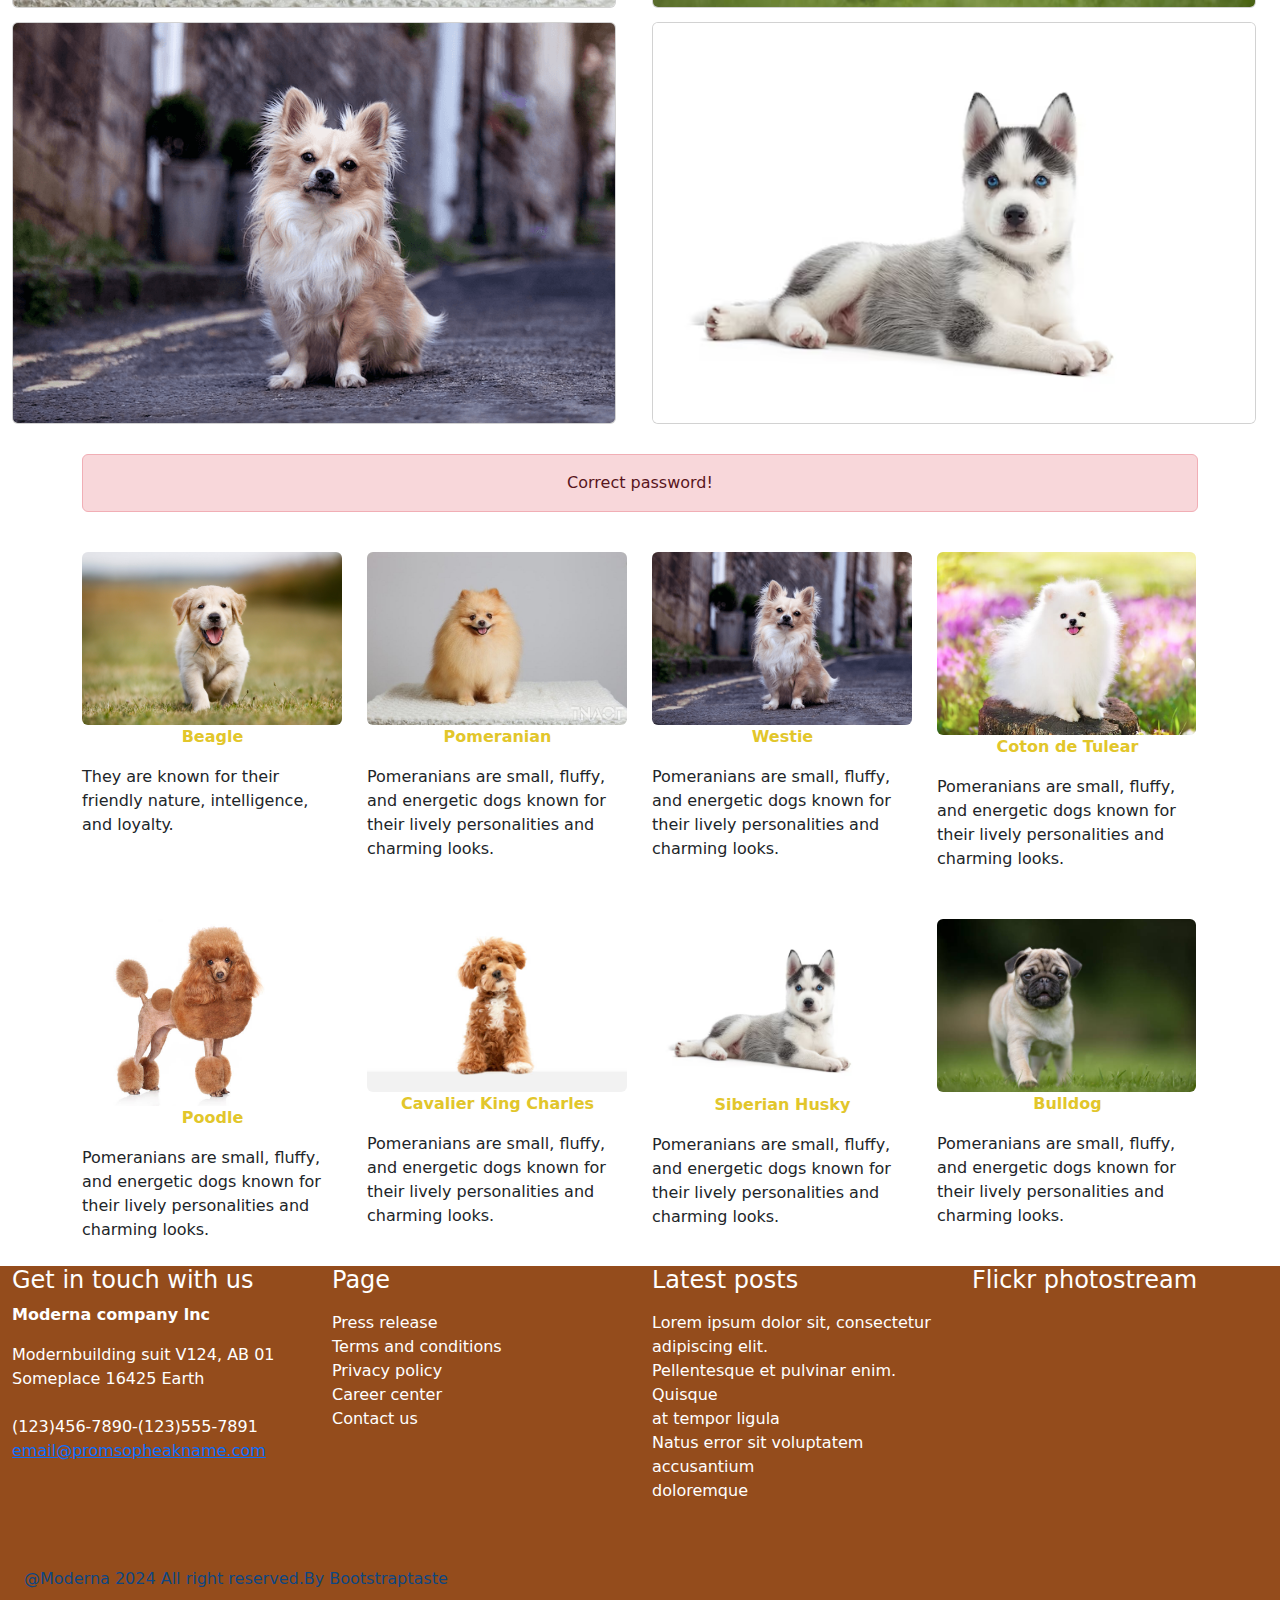
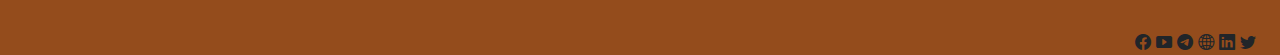
<file: index1.html>
<!doctype html>
<html lang="en">
  <head>
    <meta charset="utf-8">
    <meta name="viewport" content="width=device-width, initial-scale=1">
    <title>Bootstrap demo</title>
    <link rel="stylesheet" href="style.css" class="">
    <link rel="stylesheet" href="https://cdn.jsdelivr.net/npm/bootstrap-icons@1.11.3/font/bootstrap-icons.min.css">
    <link href="https://cdn.jsdelivr.net/npm/bootstrap@5.3.3/dist/css/bootstrap.min.css" rel="stylesheet" integrity="sha384-QWTKZyjpPEjISv5WaRU9OFeRpok6YctnYmDr5pNlyT2bRjXh0JMhjY6hW+ALEwIH" crossorigin="anonymous">
  </head>
  <body>
    <script src="https://cdn.jsdelivr.net/npm/bootstrap@5.3.3/dist/js/bootstrap.bundle.min.js" integrity="sha384-YvpcrYf0tY3lHB60NNkmXc5s9fDVZLESaAA55NDzOxhy9GkcIdslK1eN7N6jIeHz" crossorigin="anonymous"></script>
    <nav class="navbar navbar-expand-lg " style="background-color: rgb(177, 161, 70);">
      <div class="container-fluid">
          <a href="" class="navbar-brand">
            <i class="bi bi-house-door-fill fs-3"></i>
          </a>
          <button class="navbar-toggler" type="button" data-bs-toggle="collapse" data-bs-target="#navbarNavAltMarkup" aria-controls="navbarNavAltMarkup" aria-expanded="false" aria-label="Toggle navigation">
            <span class="navbar-toggler-icon"></span>
          </button>
            <div class="collapse navbar-collapse" id="navbarNavAltMarkup">
                <ul class="navbar-nav col-lg-12 justify-content-center">
                    <li class="nav-item">
                        <a href="index1.html" class="nav-link active" urrent="aria-cpage" href="#">Home</a>
                        
                    </li>
                    <li class="nav-item">
                        <a href="componeneets/about.html" class="nav-link dropdown-toggle" href="#" id="navbarDropdown" role="button" data-toggle="dropdown" aria-haspopup="true" aria-expanded="false">About</a>
                    </li> 
                     <li class="nav-item">
                        <a href="componeneets/content.html" class="nav-link">content</a>
                    </li>
                    <li class="nav-item">
                        <a href="componeneets/login.html" class="nav-link">login</a>
                    </li>
                </ul>
            </div>
            <form class="d-flex" role="search">
                <input type="text" class="form-control me-2" placeholder="search">
                <button class="btn btn-outline-success">Search</button>
            </form>
      </div>
    </nav>
    <div id="carouselExampleDark" class="carousel carousel-dark slide">
        <div class="carousel-indicators">
          <button type="button" data-bs-target="#carouselExampleDark" data-bs-slide-to="0" class="active" aria-current="true" aria-label="Slide 1"></button>
          <button type="button" data-bs-target="#carouselExampleDark" data-bs-slide-to="1" aria-label="Slide 2"></button>
          <button type="button" data-bs-target="#carouselExampleDark" data-bs-slide-to="2" aria-label="Slide 3"></button>
        </div>
        <div class="carousel-inner">
          <div class="carousel-item active" data-bs-interval="10000">
            <img style="height: 600px; width: 500px;" src="img/image1.png" class="d-block w-100" alt="...">
          </div>
          <div class="carousel-item" data-bs-interval="2000">
            <img style="height: 600px; width: 500px;" src="img/pig2.png" class="d-block w-100" alt="...">
            </div>
          </div>
          <!-- <div class="carousel-item">
            <img src="img/pig3.png" class="d-block w-100" alt="...">
          </div> -->
        </div><br><br>
        <button class="carousel-control-prev" type="button" data-bs-target="#carouselExampleDark" data-bs-slide="prev">
          <span class="carousel-control-prev-icon" aria-hidden="true"></span>
          <span class="visually-hidden">Previous</span>
        </button>
        <button class="carousel-control-next" type="button" data-bs-target="#carouselExampleDark" data-bs-slide="next">
          <span class="carousel-control-next-icon" aria-hidden="true"></span>
          <span class="visually-hidden">Next</span>
        </button>
      </div>
    </div>
     <div class="container text-center"> 
        <div class="alert alert-danger">
            Correct password! 
        </div>
    </div>
    <div class="actegroy-content">
      <a href="componeneets/about.html" class="">
        <div class="row p-0 m-0">
          <div class="col-lg-6">
            <div class="row p-0 m-0">
              <div class="col-12 category-data mb-3 ps-lg-0">
                <div class="card white">
                  <img src="img/image1.png" alt="">
                </div>
              </div><br>
              <div class="col-12 category-data mb-3 ps-lg-0">
                <div class="card">
                  <img src="img/image2.png" alt="">
                </div>
              </div><br>
              <div class="col-12 category-data mb-2 ps-lg-0">
                <div class="card">
                  <img src="img/image3.png" alt="">
                </div>
              </div>
            </div>
          </div>
          <div class="col-lg-6">
            <div class="row p-0 m-0">
              <div class="col-12 category-data mb-3 ps-lg-0">
                <div class="card white">
                  <img src="img/image4.png" alt="">
                </div>
              </div><br>
              <div class="col-12 category-data mb-3 ps-lg-0">
                <div class="card">
                  <img src="img/image8.png" alt="">
                </div>
              </div><br>
              <div class="col-12 category-data mb-2 ps-lg-0">
                <div class="card">
                  <img src="img/image7.png" alt="">
                </div>
              </div>
            </div>
          </div>
        </div>
      </a>
      </div><br>
      <div class="container text-center"> 
        <div class="alert alert-danger">
            Correct password! 
        </div>
    </div>
    <div class="container py-2">
        <div class="row py-3">
            <div class="col-3">
                <img src="img/image1.png"  alt="" width="260px" height="auto" class="rounded">
                <p class="text-center">
                    <b style="color: rgb(226, 198, 43);">Beagle</b>
                </p>
                They are known for their friendly nature, intelligence, and loyalty.    
            </div> 
            <div class="col-3 ">
                <img src="img/image2.png"  alt="" width="260px" height="auto" class="rounded">
                <p class="text-center">
                    <b style="color: rgb(226, 198, 43);">Pomeranian</b>
                </p>
                Pomeranians are small, fluffy, and energetic dogs known for their lively personalities and charming looks.
            </div>
            <div class="col-3">
                <img src="img/image3.png"  alt="" width="260px" height="auto" class="rounded">
                <p class="text-center">
                    <b style="color: rgb(226, 198, 43);">Westie</b>
                   
                </p>
                Pomeranians are small, fluffy, and energetic dogs known for their lively personalities and charming looks.
            </div>
            <div class="col-3">
                <img src="img/image4.png"  alt="" width="259px" height="auto" class="rounded">
                <p class="text-center">
                    <b style="color: rgb(226, 198, 43);">Coton de Tulear</b>
                   
                </p>
                Pomeranians are small, fluffy, and energetic dogs known for their lively personalities and charming looks.
            </div>
        </div>
    </div>
    <div class="container py-2">
        <div class="row py-3">
            <div class="col-3">
                <img src="img/image5.png"  alt="" width="200px" height="auto" class="rounded">
                <p class="text-center">
                    <b style="color: rgb(226, 198, 43);">Poodle</b>
                    
                </p>
                Pomeranians are small, fluffy, and energetic dogs known for their lively personalities and charming looks.
            </div> 
            <div class="col-3 ">
                <img src="img/image6.png"  alt="" width="260px" height="auto" class="rounded">
                <p class="text-center">
                    <b style="color: rgb(226, 198, 43);">Cavalier King Charles​</b>
                   
                </p>
                Pomeranians are small, fluffy, and energetic dogs known for their lively personalities and charming looks.
            </div>
            <div class="col-3">
                <img src="img/image7.png"  alt="" width="260px" height="auto" class="rounded">
                <p class="text-center">
                    <b style="color: rgb(226, 198, 43);">Siberian Husky</b>
                    
                </p>
                Pomeranians are small, fluffy, and energetic dogs known for their lively personalities and charming looks.
            </div>
            <div class="col-3">
                <img src="img/image8.png"  alt="" width="259px" height="auto" class="rounded">
                <p class="text-center">
                    <b style="color: rgb(226, 198, 43);">Bulldog</b>
                    
                </p>
                Pomeranians are small, fluffy, and energetic dogs known for their lively personalities and charming looks.
            </div>
        </div>
    </div>
    <!-- <div class="container text-center"> 
        <div class="alert alert-danger">
            Correct password! 
        </div>
    </div> -->
     <div class="container-fluid " style="background-color: rgb(148, 76, 28);">
        <div class="row" style="color: white;">
            <div class="col-3">
                <h4>Get in touch with us</h4>
                <p>
                    <b>Moderna company lnc</b>
                    <div class="text-break">Modernbuilding suit V124, AB 01</div>
                    <div>Someplace 16425 Earth</div><br>
                    <div class="">(123)456-7890-(123)555-7891</div>
                    <a href="ppro28297@gmail.com" class="text-break">email@promsopheakname.com</a>
                </p>
            </div>
             <div class="col-3">
                    <h4>Page</h4>
                    <p>
                        <div class="text-break">Press release</div>
                        <div class="text-break">Terms and conditions</div>
                        <div class="text-break">Privacy policy</div>
                        <div class="text-break">Career center</div>
                        <div class="text-break">Contact us</div>
                    </p>
            </div>
             <div class="col-3">
                    <h4>Latest posts</h4>
                    <p>
                        <div class="text-break">Lorem ipsum dolor sit, consectetur</div>
                        <div class="text-break">adipiscing elit.</div>
                        <div class="text-break">Pellentesque et pulvinar enim. Quisque</div>
                        <div class="text-break">at tempor ligula</div>
                        <div class="text-break">Natus error sit voluptatem accusantium</div>
                        <div class="text-break">doloremque</div>
                    </p>
            </div>
            <div class="col-3">
                <h4>Flickr photostream</h4>
            </div>
        </div><br><br>
        <div class="container-fluid ">
            <div class="col-6" style="color: rgb(13, 70, 130);">
                <p>@Moderna 2024 All right reserved.By Bootstraptaste</p>
            </div><br>
            <div class="col-12 text-end" >
                <i class="bi bi-facebook"></i>
                <i class="bi bi-play-btn-fill"></i>
                <i class="bi bi-telegram"></i>
                <i class="bi bi-globe2"></i>
                <i class="bi bi-linkedin"></i>
                <i class="bi bi-twitter"></i>
            </div>
        </div>
    </div>
    </body> 
  </head>
</html>
</file>
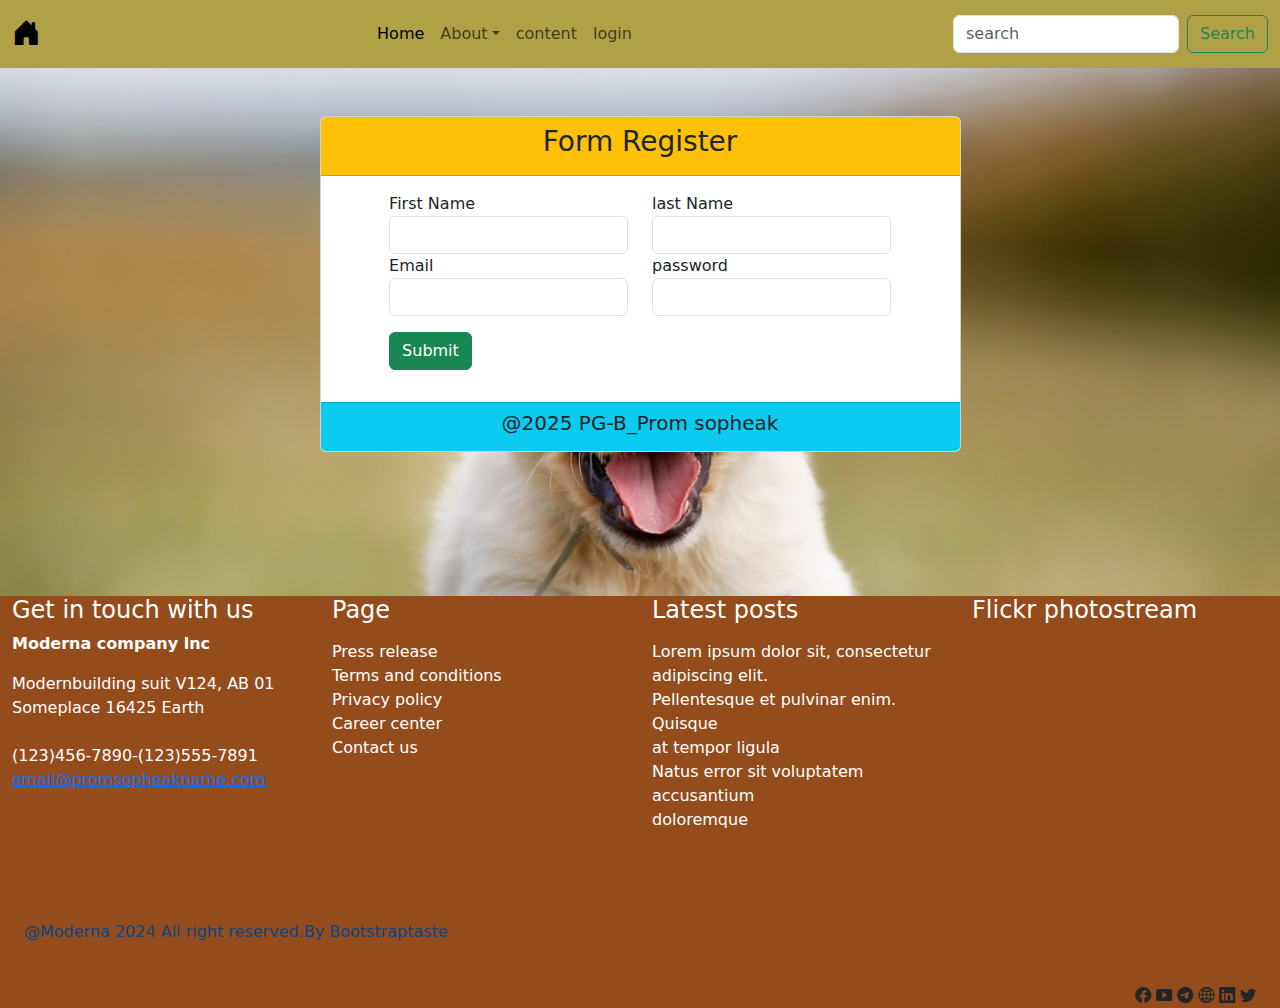
<file: login.html>
<!doctype html>
<html lang="en">
  <head>
    <meta charset="utf-8">
    <meta name="viewport" content="width=device-width, initial-scale=1">
    <title>Bootstrap demo</title>
    <link rel="stylesheet" href="style2.css" class="Page">
    <link rel="stylesheet" href="https://cdn.jsdelivr.net/npm/bootstrap-icons@1.11.3/font/bootstrap-icons.min.css">
    <link href="https://cdn.jsdelivr.net/npm/bootstrap@5.3.3/dist/css/bootstrap.min.css" rel="stylesheet" integrity="sha384-QWTKZyjpPEjISv5WaRU9OFeRpok6YctnYmDr5pNlyT2bRjXh0JMhjY6hW+ALEwIH" crossorigin="anonymous">
  </head>
  <body>
    
    <nav class="navbar navbar-expand-lg " style="background-color:  rgb(177, 161, 70);">
      <div class="container-fluid">
          <a href="" class="navbar-brand">
            
            <i class="bi bi-house-door-fill fs-3"></i>
          </a>
      <button class="navbar-toggler" type="button" data-bs-toggle="collapse" data-bs-target="#navbarNavAltMarkup" aria-controls="navbarNavAltMarkup" aria-expanded="false" aria-label="Toggle navigation">
            <span class="navbar-toggler-icon"></span>
          </button>
            <div class="collapse navbar-collapse" id="navbarNavAltMarkup">
                <ul class="navbar-nav col-lg-12 justify-content-center">
                    <li class="nav-item">
                        <a href="../index1.html" class="nav-link active" urrent="aria-cpage" href="#">Home</a>
                        
                    </li>
                    <li class="nav-item">
                        <a href="about.html" class="nav-link dropdown-toggle" href="#" id="navbarDropdown" role="button" data-toggle="dropdown" aria-haspopup="true" aria-expanded="false">About</a>
                    </li> 
                     <li class="nav-item">
                        <a href="content.html" class="nav-link">content</a>
                    </li>
                    <li class="nav-item">
                        <a href="/login.html" class="nav-link">login</a>
                    </li>
                </ul>
            </div>
            <form class="d-flex" role="search">
                <input type="text" class="form-control me-2" placeholder="search">
                <button class="btn btn-outline-success">Search</button>
            </form>
      </div>
    </nav>
    <div class="container py-5">
      <div class="row justify-content-center">
        <div class="col-7">
          <div class="card">
            <div class="card-header text-center bg-warning">
              <h3>Form Register</h3>
            </div>
            <div class="card-body">
            <div class="row justify-content-center">
              <div class="col-5">
                <label for=""class="Form-lable"> First Name </label>
                <input type="text"class="form-control" >
              </div>
              <div class="col-5">
                <label for=""class="Form-lable"> last Name </label>
                <input type="text"class="form-control">
              </div>
              <div class="col-5">
                <label for=""class="Form-lable" > Email </label>
                <input type="text"class="form-control">
              </div>
              <div class="col-5">
                <label for=""class="Form-lable"> password </label>
                <input type="text"class="form-control">
              </div>
              <div class="col-10 py-3">
                <!-- <button class="btn btn-success">Submit</button> -->
                 <a href="index.html" class="btn btn-success">Submit</a>
              </div>
            </div>
            </div>
            <div class="card-footer text-center bg-info">
              <h5>@2025 PG-B_Prom sopheak</h5>
            </div>
          </div>
        </div>
      </div>
    </div><br><br>
   <div class="container text-center"></div><br><br>
    <div class="container-fluid " style="background-color: rgb(148, 76, 28);">
      <div class="row" style="color: white;">
          <div class="col-3">
              <h4>Get in touch with us</h4>
              <p>
                  <b>Moderna company lnc</b>
                  <div class="text-break">Modernbuilding suit V124, AB 01</div>
                  <div>Someplace 16425 Earth</div><br>
                  <div class="">(123)456-7890-(123)555-7891</div>
                  <a href="ppro28297@gmail.com" class="text-break">email@promsopheakname.com</a>
              </p>
          </div>
           <div class="col-3">
                  <h4>Page</h4>
                  <p>
                      <div class="text-break">Press release</div>
                      <div class="text-break">Terms and conditions</div>
                      <div class="text-break">Privacy policy</div>
                      <div class="text-break">Career center</div>
                      <div class="text-break">Contact us</div>
                  </p>
          </div>
           <div class="col-3">
                  <h4>Latest posts</h4>
                  <p>
                      <div class="text-break">Lorem ipsum dolor sit, consectetur</div>
                      <div class="text-break">adipiscing elit.</div>
                      <div class="text-break">Pellentesque et pulvinar enim. Quisque</div>
                      <div class="text-break">at tempor ligula</div>
                      <div class="text-break">Natus error sit voluptatem accusantium</div>
                      <div class="text-break">doloremque</div>
                  </p>
          </div>
          <div class="col-3">
              <h4>Flickr photostream</h4>
          </div>
      </div><br><br><br>
      <div class="container-fluid ">
          <div class="col-6" style="color: rgb(13, 70, 130);">
              <p>@Moderna 2024 All right reserved.By Bootstraptaste</p>
          </div><br>
          <div class="col-12 text-end" >
              <i class="bi bi-facebook"></i>
              <i class="bi bi-play-btn-fill"></i>
              <i class="bi bi-telegram"></i>
              <i class="bi bi-globe2"></i>
              <i class="bi bi-linkedin"></i>
              <i class="bi bi-twitter"></i>
          </div>
      </div>
  </div>
  <script src="https://cdn.jsdelivr.net/npm/bootstrap@5.3.3/dist/js/bootstrap.bundle.min.js" integrity="sha384-YvpcrYf0tY3lHB60NNkmXc5s9fDVZLESaAA55NDzOxhy9GkcIdslK1eN7N6jIeHz" crossorigin="anonymous"></script>

  </body>
</html>
</file>
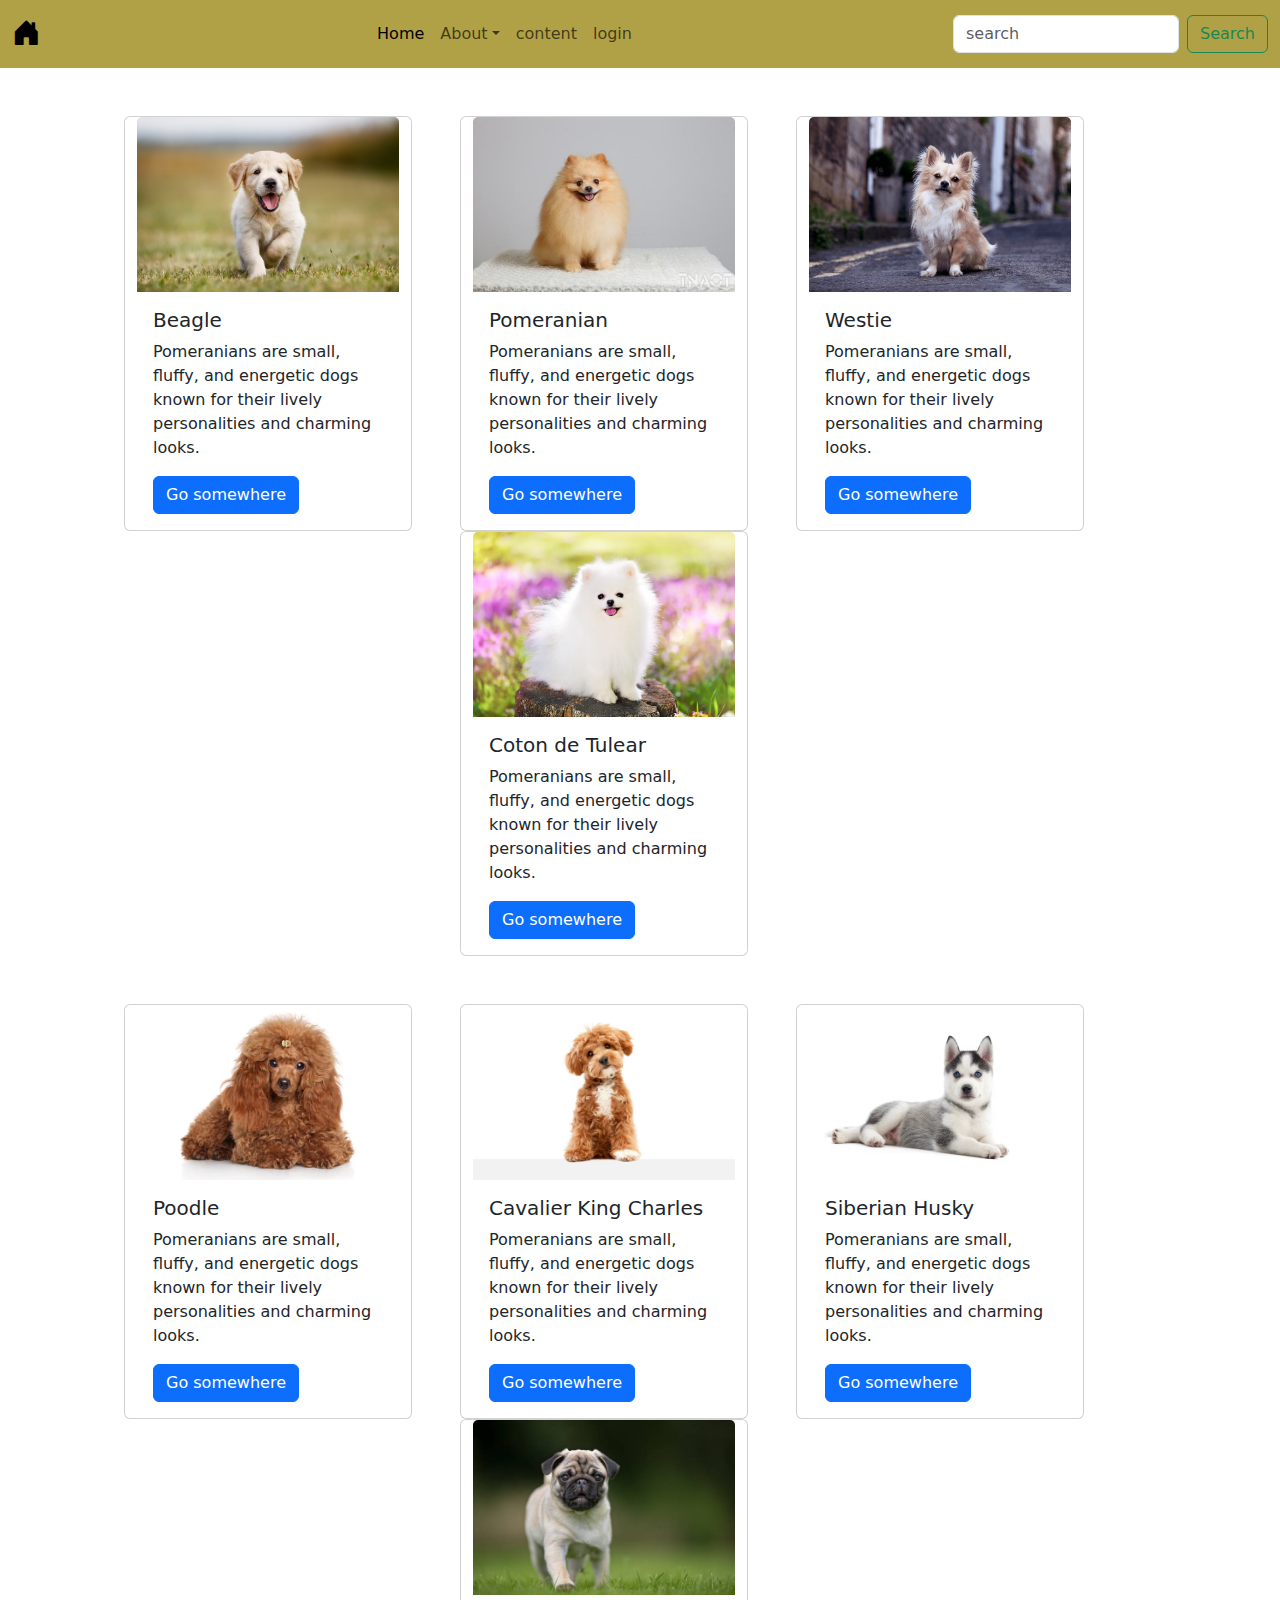
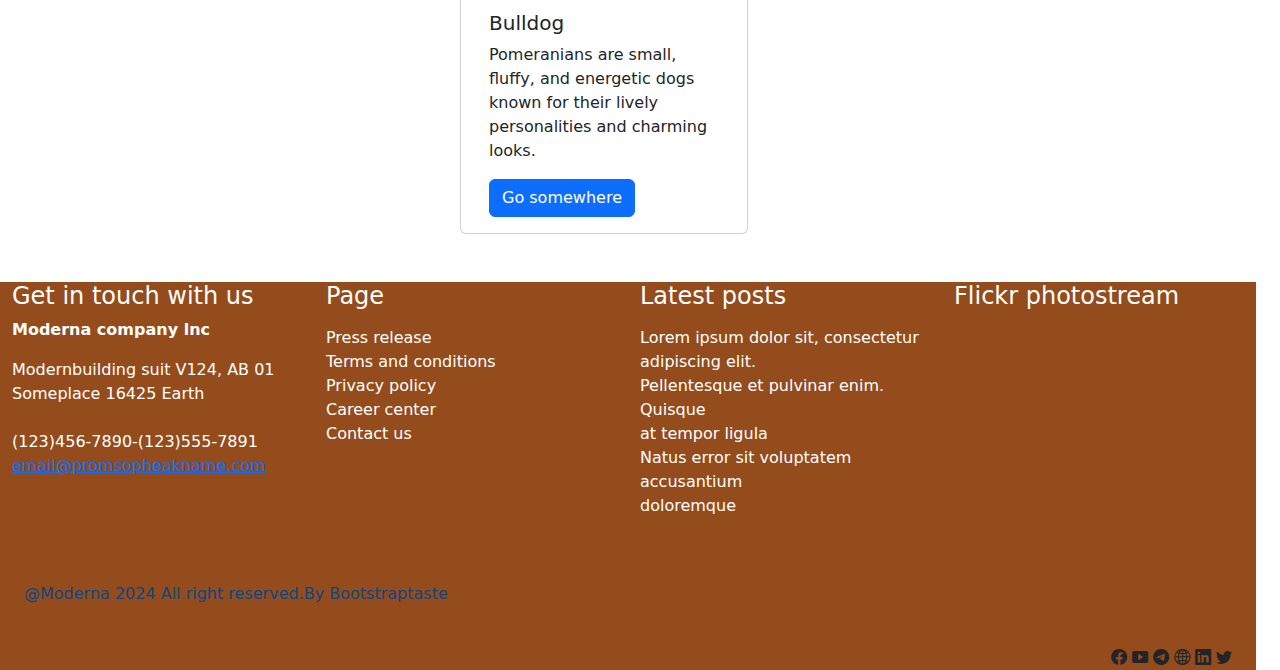
<file: componeneets/about.html>
<!doctype html>
<html lang="en">
  <head>
    <meta charset="utf-8">
    <meta name="viewport" content="width=device-width, initial-scale=1">
    <title>Bootstrap demo</title>
    <!-- <link rel="stylesheet" href="/PHP/style.css" class=""> -->
    <link rel="stylesheet" href="https://cdn.jsdelivr.net/npm/bootstrap-icons@1.11.3/font/bootstrap-icons.min.css">
    <link href="https://cdn.jsdelivr.net/npm/bootstrap@5.3.3/dist/css/bootstrap.min.css" rel="stylesheet" integrity="sha384-QWTKZyjpPEjISv5WaRU9OFeRpok6YctnYmDr5pNlyT2bRjXh0JMhjY6hW+ALEwIH" crossorigin="anonymous">
  </head>
  <body>
    <script src="https://cdn.jsdelivr.net/npm/bootstrap@5.3.3/dist/js/bootstrap.bundle.min.js" integrity="sha384-YvpcrYf0tY3lHB60NNkmXc5s9fDVZLESaAA55NDzOxhy9GkcIdslK1eN7N6jIeHz" crossorigin="anonymous"></script>
    
    <nav class="navbar navbar-expand-lg " style="background-color:  rgb(177, 161, 70);">
      <div class="container-fluid">
          <a href="" class="navbar-brand">
            
            <i class="bi bi-house-door-fill fs-3"></i>
          </a>
          <button class="navbar-toggler" type="button" data-bs-toggle="collapse" data-bs-target="#navbarNavAltMarkup" aria-controls="navbarNavAltMarkup" aria-expanded="false" aria-label="Toggle navigation">
            <span class="navbar-toggler-icon"></span>
          </button>
            <div class="collapse navbar-collapse" id="navbarNavAltMarkup">
                <ul class="navbar-nav col-lg-12 justify-content-center">
                    <li class="nav-item">
                        <a href="../index1.html" class="nav-link active" urrent="aria-cpage" href="#">Home</a>
                        
                    </li>
                    <li class="nav-item">
                        <a href="about.html" class="nav-link dropdown-toggle" href="#" id="navbarDropdown" role="button" data-toggle="dropdown" aria-haspopup="true" aria-expanded="false">About</a>
                    </li> 
                     <li class="nav-item">
                        <a href="content.html" class="nav-link">content</a>
                    </li>
                    <li class="nav-item">
                        <a href="login.html" class="nav-link">login</a>
                    </li>
                </ul>
            </div>
            <form class="d-flex" role="search">
                <input type="text" class="form-control me-2" placeholder="search">
                <button class="btn btn-outline-success">Search</button>
            </form>
      </div>
    </nav><br><br>
    <div class="container-fluid row justify-content-center">
      <div class="card mt-6 me-5" style="width: 18rem;">
        <img src="../img/image1.png" class="card-img-top" alt="...">
        <div class="card-body">
          <h5 class="card-title">Beagle</h5>
          <p class="card-text">Pomeranians are small, fluffy, and energetic dogs known for their lively personalities and charming looks.</p>
          <a href="content.html" class="btn btn-primary">Go somewhere</a>
        </div>
      </div>
      <div class="card mt-6 me-5" style="width: 18rem;">
        <img src="../img/image2.png" class="card-img-top" alt="...">
        <div class="card-body">
          <h5 class="card-title">Pomeranian</h5>
          <p class="card-text">Pomeranians are small, fluffy, and energetic dogs known for their lively personalities and charming looks.</p>
          <a href="content.html" class="btn btn-primary">Go somewhere</a>
        </div>
      </div>
      <div class="card mt-6 me-5" style="width: 18rem;">
        <img src="../img/image3.png" class="card-img-top" alt="...">
        <div class="card-body">
          <h5 class="card-title">Westie</h5>
          <p class="card-text">Pomeranians are small, fluffy, and energetic dogs known for their lively personalities and charming looks.</p>
          <a href="content.html" class="btn btn-primary">Go somewhere</a>
        </div>
      </div>
      <div class="card mt-6 me-5" style="width: 18rem;">
        <img src="../img/image4.png" class="card-img-top" alt="...">
        <div class="card-body">
          <h5 class="card-title">Coton de Tulear</h5>
          <p class="card-text">Pomeranians are small, fluffy, and energetic dogs known for their lively personalities and charming looks.</p>
          <a href="content.html" class="btn btn-primary">Go somewhere</a>
        </div>
      </div>
    </div><br><br>

    <div class="container-fluid row justify-content-center">
      <div class="card mt-6 me-5" style="width: 18rem;">
        <img src="../img/image9.png" class="card-img-top" alt="...">
        <div class="card-body">
          <h5 class="card-title">Poodle</h5>
          <p class="card-text">Pomeranians are small, fluffy, and energetic dogs known for their lively personalities and charming looks.</p>
          <a href="content.html" class="btn btn-primary">Go somewhere</a>
        </div>
      </div>
      <div class="card mt-6 me-5" style="width: 18rem;">
        <img src="../img/image6.png" class="card-img-top" alt="...">
        <div class="card-body">
          <h5 class="card-title">Cavalier King Charles</h5>
          <p class="card-text">Pomeranians are small, fluffy, and energetic dogs known for their lively personalities and charming looks.</p>
          <a href="content.html" class="btn btn-primary">Go somewhere</a>
        </div>
      </div>
      <div class="card mt-6 me-5" style="width: 18rem;">
        <img src="../img/image7.png" class="card-img-top" alt="...">
        <div class="card-body">
          <h5 class="card-title">Siberian Husky</h5>
          <p class="card-text">Pomeranians are small, fluffy, and energetic dogs known for their lively personalities and charming looks.</p>
          <a href="content.html" class="btn btn-primary">Go somewhere</a>
        </div>
      </div>
      <div class="card mt-6 me-5" style="width: 18rem;">
        <img src="../img/image8.png" class="card-img-top" alt="...">
        <div class="card-body">
          <h5 class="card-title">Bulldog</h5>
          <p class="card-text">Pomeranians are small, fluffy, and energetic dogs known for their lively personalities and charming looks.</p>
          <a href="content.html" class="btn btn-primary">Go somewhere</a>
      </div>
    </div>
    <div class="container text-center"></div><br><br>
    <div class="container-fluid " style="background-color: rgb(148, 76, 28);">
      <div class="row" style="color: white;">
          <div class="col-3">
              <h4>Get in touch with us</h4>
              <p>
                  <b>Moderna company lnc</b>
                  <div class="text-break">Modernbuilding suit V124, AB 01</div>
                  <div>Someplace 16425 Earth</div><br>
                  <div class="">(123)456-7890-(123)555-7891</div>
                  <a href="ppro28297@gmail.com" class="text-break">email@promsopheakname.com</a>
              </p>
          </div>
           <div class="col-3">
                  <h4>Page</h4>
                  <p>
                      <div class="text-break">Press release</div>
                      <div class="text-break">Terms and conditions</div>
                      <div class="text-break">Privacy policy</div>
                      <div class="text-break">Career center</div>
                      <div class="text-break">Contact us</div>
                  </p>
          </div>
           <div class="col-3">
                  <h4>Latest posts</h4>
                  <p>
                      <div class="text-break">Lorem ipsum dolor sit, consectetur</div>
                      <div class="text-break">adipiscing elit.</div>
                      <div class="text-break">Pellentesque et pulvinar enim. Quisque</div>
                      <div class="text-break">at tempor ligula</div>
                      <div class="text-break">Natus error sit voluptatem accusantium</div>
                      <div class="text-break">doloremque</div>
                  </p>
          </div>
          <div class="col-3">
              <h4>Flickr photostream</h4>
          </div>
      </div><br><br>
      <div class="container-fluid ">
          <div class="col-6" style="color: rgb(13, 70, 130);">
              <p>@Moderna 2024 All right reserved.By Bootstraptaste</p>
          </div><br>
          <div class="col-12 text-end" >
              <i class="bi bi-facebook"></i>
              <i class="bi bi-play-btn-fill"></i>
              <i class="bi bi-telegram"></i>
              <i class="bi bi-globe2"></i>
              <i class="bi bi-linkedin"></i>
              <i class="bi bi-twitter"></i>
          </div>
      </div>
  </div>
  </body>
</html>
</file>
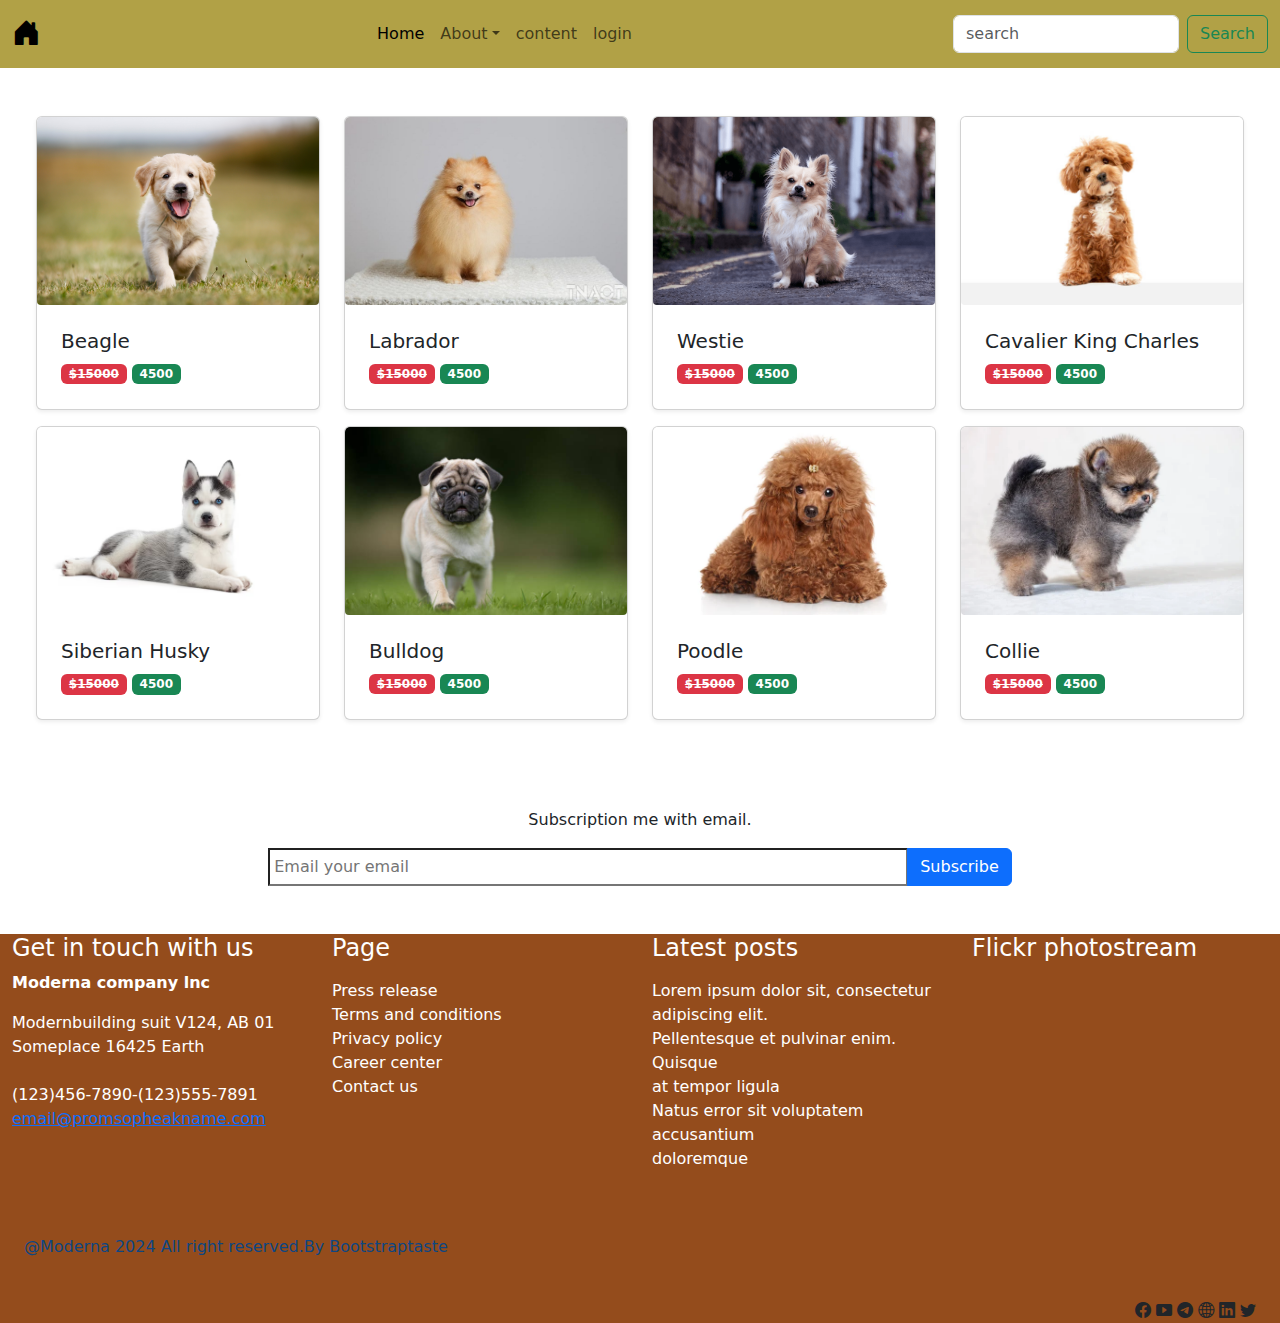
<file: componeneets/content.html>
<!doctype html>
<html lang="en">
  <head>
    <meta charset="utf-8">
    <meta name="viewport" content="width=device-width, initial-scale=1">
    <title>Bootstrap demo</title>
    <link rel="stylesheet" href="../style.css" class="">
    <link rel="stylesheet" href="https://cdn.jsdelivr.net/npm/bootstrap-icons@1.11.3/font/bootstrap-icons.min.css">
    <link href="https://cdn.jsdelivr.net/npm/bootstrap@5.3.3/dist/css/bootstrap.min.css" rel="stylesheet" integrity="sha384-QWTKZyjpPEjISv5WaRU9OFeRpok6YctnYmDr5pNlyT2bRjXh0JMhjY6hW+ALEwIH" crossorigin="anonymous">
  </head>
  <body>
    <script src="https://cdn.jsdelivr.net/npm/bootstrap@5.3.3/dist/js/bootstrap.bundle.min.js" integrity="sha384-YvpcrYf0tY3lHB60NNkmXc5s9fDVZLESaAA55NDzOxhy9GkcIdslK1eN7N6jIeHz" crossorigin="anonymous"></script>
    
    <nav class="navbar navbar-expand-lg " style="background-color:rgb(177, 161, 70);">
      <div class="container-fluid">
          <a href="" class="navbar-brand">
            
            <i class="bi bi-house-door-fill fs-3"></i>
          </a>
          <button class="navbar-toggler" type="button" data-bs-toggle="collapse" data-bs-target="#navbarNavAltMarkup" aria-controls="navbarNavAltMarkup" aria-expanded="false" aria-label="Toggle navigation">
            <span class="navbar-toggler-icon"></span>
          </button>
            <div class="collapse navbar-collapse" id="navbarNavAltMarkup">
                <ul class="navbar-nav col-lg-12 justify-content-center">
                    <li class="nav-item">
                        <a href="../index1.html" class="nav-link active" urrent="aria-cpage" href="#">Home</a>
                        
                    </li>
                    <li class="nav-item">
                        <a href="about.html" class="nav-link dropdown-toggle" href="#" id="navbarDropdown" role="button" data-toggle="dropdown" aria-haspopup="true" aria-expanded="false">About</a>
                    </li> 
                     <li class="nav-item">
                        <a href="content.html" class="nav-link">content</a>
                    </li>
                    <li class="nav-item">
                        <a href="login.html" class="nav-link">login</a>
                    </li>
                </ul>
            </div>
            <form class="d-flex" role="search">
                <input type="text" class="form-control me-2" placeholder="search">
                <button class="btn btn-outline-success">Search</button>
            </form>
      </div>
    </nav><br>

    <div class="row p-0 m-4">
        <div class="col-lg-3 product mb-0">
            <div class="card shadow-sm">
                <img class="rounded-1" src="../img/image1.png" alt="">
                <div class="card-body rounded-1 p-4">
                    <h5>Beagle</h5>
                    <del class="badge bg-danger">$15000</del>
                    <span class="badge bg-success">4500</span>
                    <div class="detail d-flex justify-content-center align-items-centner">
                        <i  data-bs-toggle="modal" data-bs-target="#exampleModal" class="bi bi-search me-2"></i>
                        <i class="bi bi-chat-heart-fill me-2"></i>
                        <!-- <i class="bi bi-bookmark-fill"></i>  -->
                        <!-- <i class="bi bi-reply-fill"></i> -->
                        <a href="login.html" class="bi bi-reply-fill"></a>
                    </div>
                </div>
            </div>
        </div>
        <div class="col-lg-3 product mb-3">
            <div class="card shadow-sm">
                <img class="rounded-1" src="../img/image2.png" alt="">
                <div class="card-body rounded-1 p-4">
                    <h5>​Labrador</h5>
                    <del class="badge bg-danger">$15000</del>
                    <span class="badge bg-success">4500</span>
                    <div class="detail d-flex justify-content-center align-items-centner">
                        <i  data-bs-toggle="modal" data-bs-target="#exampleModal" class="bi bi-search me-2"></i>
                        <i class="bi bi-chat-heart-fill me-2"></i>
                        <!-- <i class="bi bi-bookmark-fill"></i>  -->
                        <a href="login.html" class="bi bi-reply-fill"></a>
                        
                    </div>
                </div>
            </div>
        </div>
        <div class="col-lg-3 product mb-3">
            <div class="card shadow-sm">
                <img class="rounded-1" src="../img/image3.png" alt="">
                <div class="card-body rounded-1 p-4">
                    <h5>Westie</h5>
                    <del class="badge bg-danger">$15000</del>
                    <span class="badge bg-success">4500</span>
                    <div class="detail d-flex justify-content-center align-items-centner">
                        <i  data-bs-toggle="modal" data-bs-target="#exampleModal" class="bi bi-search me-2"></i>
                        <i class="bi bi-chat-heart-fill me-2"></i>
                        <!-- <i class="bi bi-bookmark-fill"></i>  -->
                        <a href="login.html" class="bi bi-reply-fill"></a>
                        
                    </div>
                </div>
            </div>
        </div>
        <div class="col-lg-3 product mb-3">
            <div class="card shadow-sm">
                <img class="rounded-1" src="../img/image6.png" alt=""style>
                <div class="card-body rounded-1 p-4">
                    <h5>Cavalier King Charles</h5>
                    <del class="badge bg-danger">$15000</del>
                    <span class="badge bg-success">4500</span>
                    <div class="detail d-flex justify-content-center align-items-centner">
                        <i  data-bs-toggle="modal" data-bs-target="#exampleModal" class="bi bi-search me-2"></i>
                        <i class="bi bi-chat-heart-fill me-2"></i>
                        <a href="login.html" class="bi bi-reply-fill"></a> 
                        
                    </div>
                </div>
            </div>
        </div>
        <div class="col-lg-3 product mb-3">
            <div class="card shadow-sm">
                <img class="rounded-1" src="../img/image7.png" alt="">
                <div class="card-body rounded-1 p-4">
                    <h5>Siberian Husky</h5>
                    <del class="badge bg-danger">$15000</del>
                    <span class="badge bg-success">4500</span>
                    <div class="detail d-flex justify-content-center align-items-centner">
                        <i  data-bs-toggle="modal" data-bs-target="#exampleModal" class="bi bi-search me-2"></i>
                        <i class="bi bi-chat-heart-fill me-2"></i>
                        <a href="login.html" class="bi bi-reply-fill"></a> 
                        
                    </div>
                </div>
            </div>
        </div>
        <div class="col-lg-3 product mb-3">
            <div class="card shadow-sm">
                <img class="rounded-1" src="../img/image8.png" alt="">
                <div class="card-body rounded-1 p-4">
                    <h5>Bulldog</h5>
                    <del class="badge bg-danger">$15000</del>
                    <span class="badge bg-success">4500</span>
                    <div class="detail d-flex justify-content-center align-items-centner">
                        <i  data-bs-toggle="modal" data-bs-target="#exampleModal" class="bi bi-search me-2"></i>
                        <i class="bi bi-chat-heart-fill me-2"></i>
                        <a href="login.html" class="bi bi-reply-fill"></a> 
                        
                    </div>
                </div>
            </div>
        </div>
        <div class="col-lg-3 product mb-3">
            <div class="card shadow-sm">
                <img class="rounded-1" src="../img/image9.png" alt="">
                <div class="card-body rounded-1 p-4">
                    <h5>Poodle</h5>
                    <del class="badge bg-danger">$15000</del>
                    <span class="badge bg-success">4500</span>
                    <div class="detail d-flex justify-content-center align-items-centner">
                        <i  data-bs-toggle="modal" data-bs-target="#exampleModal" class="bi bi-search me-2"></i>
                        <i class="bi bi-chat-heart-fill me-2"></i>
                        <a href="login.html" class="bi bi-reply-fill"></a> 
                        
                    </div>
                </div>
            </div>
        </div>
        <div class="col-lg-3 product mb-3">
            <div class="card shadow-sm">
                <img class="rounded-1" src="../img/image10.png" alt="">
                <div class="card-body rounded-1 p-4">
                    <h5>​Collie</h5>
                    <del class="badge bg-danger">$15000</del>
                    <span class="badge bg-success">4500</span>
                    <div class="detail d-flex justify-content-center align-items-centner">
                        <i  data-bs-toggle="modal" data-bs-target="#exampleModal" class="bi bi-search me-2"></i>
                        <i class="bi bi-chat-heart-fill me-2"></i>
                        <a href="login.html" class="bi bi-reply-fill"></a> 
                        
                    </div>
                </div>
            </div>
        </div>
    </div>

  <!-- Modal -->
  <div class="modal fade" id="exampleModal" tabindex="-1" aria-labelledby="exampleModalLabel" aria-hidden="true">
    <div class="modal-dialog modal-dialog-centered">
      <div class="modal-content">
        <div class="modal-header">
          <h1 class="modal-title fs-5" id="exampleModalLabel">Modal title</h1>
          <button type="button" class="btn-close" data-bs-dismiss="modal" aria-label="Close"></button>
        </div>
        <div class="modal-body">
          <img src="../img/image1.png" alt="" class="">
        </div>
        <div class="modal-body">
            <img src="../img/image2.png" alt="" class="">
        </div>
        <div class="modal-body">
            <img src="../img/image3.png" alt="" class="">
        </div>
        <div class="modal-body">
            <img src="../img/image4.png" alt="" class="">
        </div>
        <div class="modal-body">
            <img src="../img/image9.png" alt="" class="">
        </div>
        <div class="modal-body">
            <img src="../img/image6.png" alt="" class="">
        </div>
        <div class="modal-body">
            <img src="../img/image7.png" alt="" class="">
        </div>
        <div class="modal-body">
            <img src="../img/image8.png" alt="" class="">
        </div>
        <div class="modal-footer">
          <button type="button" class="btn btn-secondary" data-bs-dismiss="modal">Close</button>
          <button type="button" class="btn btn-primary">Save changes</button>
        </div>
      </div>
    </div>
  </div><br><br>
  <div class="coontact-us">
    <p class="text-center">Subscription me with email.</p>
    <form action="" class="">

        <div class="input-group d-flex align-items-centner justify-content-center">
            <input type="text" class="w-50 p-1" id="Submit" placeholder="Email your email">
            <button type="Submit" class="btn btn-primary ">Subscribe</button>
        </div>
        
    </form>
    <!-- <div class="contact-icon">
        <i class="bi bi-facebook"></i>
        <i class="bi bi-twitter"></i>
        <i class="bi bi-instagram"></i>
    </div> -->
  </div><br><br>

  <div class="container-fluid " style="background-color: rgb(148, 76, 28);">
    <div class="row" style="color: white;">
        <div class="col-3">
            <h4>Get in touch with us</h4>
            <p>
                <b>Moderna company lnc</b>
                <div class="text-break">Modernbuilding suit V124, AB 01</div>
                <div>Someplace 16425 Earth</div><br>
                <div class="">(123)456-7890-(123)555-7891</div>
                <a href="ppro28297@gmail.com" class="text-break">email@promsopheakname.com</a>
            </p>
        </div>
         <div class="col-3">
                <h4>Page</h4>
                <p>
                    <div class="text-break">Press release</div>
                    <div class="text-break">Terms and conditions</div>
                    <div class="text-break">Privacy policy</div>
                    <div class="text-break">Career center</div>
                    <div class="text-break">Contact us</div>
                </p>
        </div>
         <div class="col-3">
                <h4>Latest posts</h4>
                <p>
                    <div class="text-break">Lorem ipsum dolor sit, consectetur</div>
                    <div class="text-break">adipiscing elit.</div>
                    <div class="text-break">Pellentesque et pulvinar enim. Quisque</div>
                    <div class="text-break">at tempor ligula</div>
                    <div class="text-break">Natus error sit voluptatem accusantium</div>
                    <div class="text-break">doloremque</div>
                </p>
        </div>
        <div class="col-3">
            <h4>Flickr photostream</h4>
        </div>
    </div><br><br>
    <div class="container-fluid ">
        <div class="col-6" style="color: rgb(13, 70, 130);">
            <p>@Moderna 2024 All right reserved.By Bootstraptaste</p>
        </div><br>
        <div class="col-12 text-end" >
            <i class="bi bi-facebook"></i>
            <i class="bi bi-play-btn-fill"></i>
            <i class="bi bi-telegram"></i>
            <i class="bi bi-globe2"></i>
            <i class="bi bi-linkedin"></i>
            <i class="bi bi-twitter"></i>
        </div>
    </div>
</div>
  </body>
  </header>
</html>
</file>
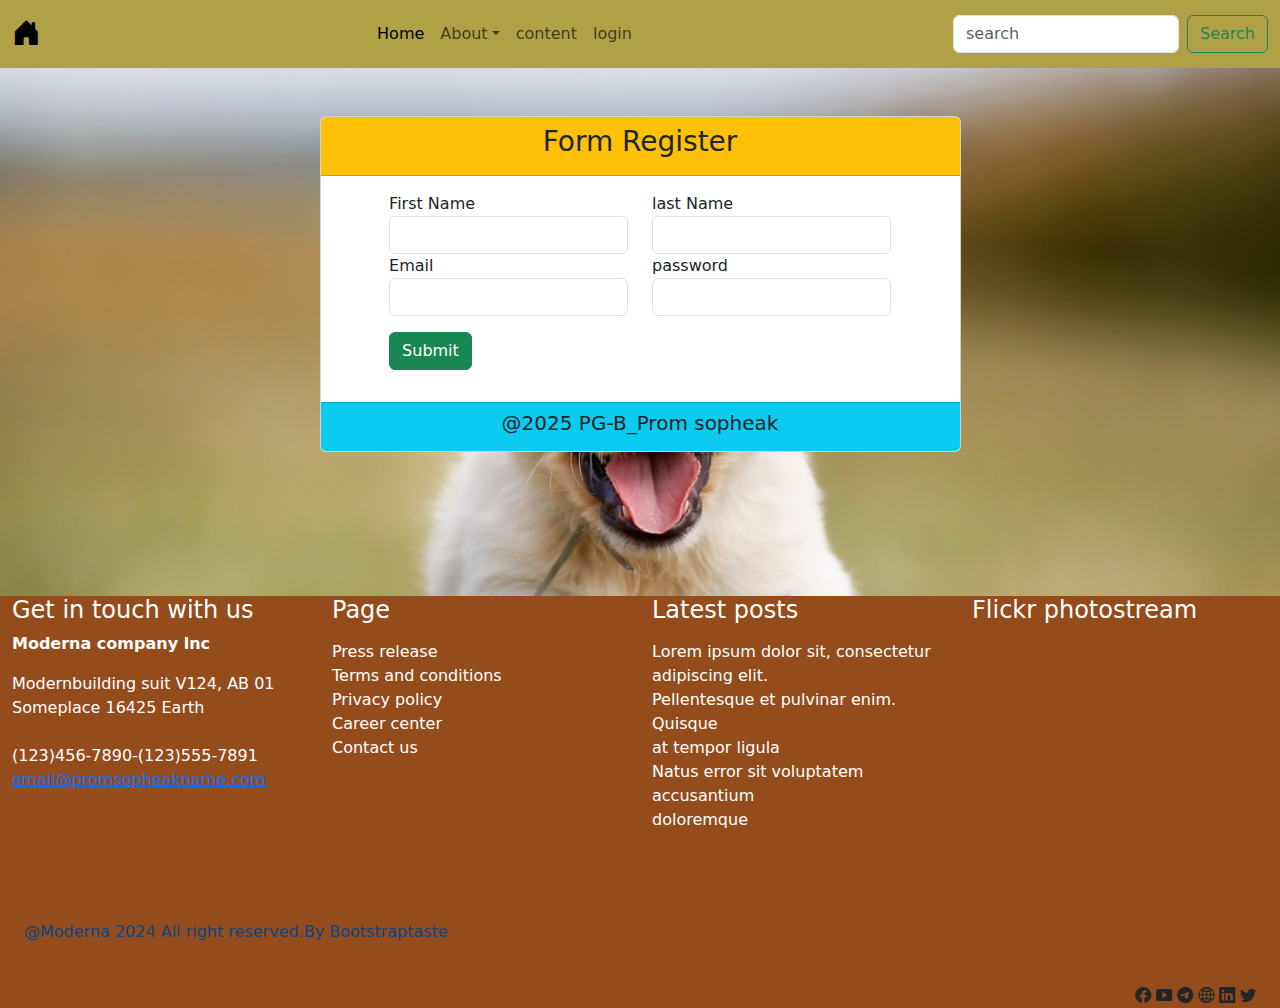
<file: componeneets/login.html>
<!doctype html>
<html lang="en">
  <head>
    <meta charset="utf-8">
    <meta name="viewport" content="width=device-width, initial-scale=1">
    <title>Bootstrap demo</title>
    <link rel="stylesheet" href="style2.css" class="Page">
    <link rel="stylesheet" href="https://cdn.jsdelivr.net/npm/bootstrap-icons@1.11.3/font/bootstrap-icons.min.css">
    <link href="https://cdn.jsdelivr.net/npm/bootstrap@5.3.3/dist/css/bootstrap.min.css" rel="stylesheet" integrity="sha384-QWTKZyjpPEjISv5WaRU9OFeRpok6YctnYmDr5pNlyT2bRjXh0JMhjY6hW+ALEwIH" crossorigin="anonymous">
  </head>
  <body>
    <script src="https://cdn.jsdelivr.net/npm/bootstrap@5.3.3/dist/js/bootstrap.bundle.min.js" integrity="sha384-YvpcrYf0tY3lHB60NNkmXc5s9fDVZLESaAA55NDzOxhy9GkcIdslK1eN7N6jIeHz" crossorigin="anonymous"></script>
    
    <nav class="navbar navbar-expand-lg " style="background-color:  rgb(177, 161, 70);">
      <div class="container-fluid">
          <a href="" class="navbar-brand">
            
            <i class="bi bi-house-door-fill fs-3"></i>
          </a>
      <button class="navbar-toggler" type="button" data-bs-toggle="collapse" data-bs-target="#navbarNavAltMarkup" aria-controls="navbarNavAltMarkup" aria-expanded="false" aria-label="Toggle navigation">
            <span class="navbar-toggler-icon"></span>
          </button>
            <div class="collapse navbar-collapse" id="navbarNavAltMarkup">
                <ul class="navbar-nav col-lg-12 justify-content-center">
                    <li class="nav-item">
                        <a href="../index1.html" class="nav-link active" urrent="aria-cpage" href="#">Home</a>
                        
                    </li>
                    <li class="nav-item">
                        <a href="about.html" class="nav-link dropdown-toggle" href="#" id="navbarDropdown" role="button" data-toggle="dropdown" aria-haspopup="true" aria-expanded="false">About</a>
                    </li> 
                     <li class="nav-item">
                        <a href="content.html" class="nav-link">content</a>
                    </li>
                    <li class="nav-item">
                        <a href="/login.html" class="nav-link">login</a>
                    </li>
                </ul>
            </div>
            <form class="d-flex" role="search">
                <input type="text" class="form-control me-2" placeholder="search">
                <button class="btn btn-outline-success">Search</button>
            </form>
      </div>
    </nav>
    <div class="container py-5">
      <div class="row justify-content-center">
        <div class="col-7">
          <div class="card">
            <div class="card-header text-center bg-warning">
              <h3>Form Register</h3>
            </div>
            <div class="card-body">
            <div class="row justify-content-center">
              <div class="col-5">
                <label for=""class="Form-lable"> First Name </label>
                <input type="text"class="form-control" >
              </div>
              <div class="col-5">
                <label for=""class="Form-lable"> last Name </label>
                <input type="text"class="form-control">
              </div>
              <div class="col-5">
                <label for=""class="Form-lable" > Email </label>
                <input type="text"class="form-control">
              </div>
              <div class="col-5">
                <label for=""class="Form-lable"> password </label>
                <input type="text"class="form-control">
              </div>
              <div class="col-10 py-3">
                <!-- <button class="btn btn-success">Submit</button> -->
                 <a href="../index1.html" class="btn btn-success">Submit</a>
              </div>
            </div>
            </div>
            <div class="card-footer text-center bg-info">
              <h5>@2025 PG-B_Prom sopheak</h5>
            </div>
          </div>
        </div>
      </div>
    </div><br><br>
   <div class="container text-center"></div><br><br>
    <div class="container-fluid " style="background-color: rgb(148, 76, 28);">
      <div class="row" style="color: white;">
          <div class="col-3">
              <h4>Get in touch with us</h4>
              <p>
                  <b>Moderna company lnc</b>
                  <div class="text-break">Modernbuilding suit V124, AB 01</div>
                  <div>Someplace 16425 Earth</div><br>
                  <div class="">(123)456-7890-(123)555-7891</div>
                  <a href="ppro28297@gmail.com" class="text-break">email@promsopheakname.com</a>
              </p>
          </div>
           <div class="col-3">
                  <h4>Page</h4>
                  <p>
                      <div class="text-break">Press release</div>
                      <div class="text-break">Terms and conditions</div>
                      <div class="text-break">Privacy policy</div>
                      <div class="text-break">Career center</div>
                      <div class="text-break">Contact us</div>
                  </p>
          </div>
           <div class="col-3">
                  <h4>Latest posts</h4>
                  <p>
                      <div class="text-break">Lorem ipsum dolor sit, consectetur</div>
                      <div class="text-break">adipiscing elit.</div>
                      <div class="text-break">Pellentesque et pulvinar enim. Quisque</div>
                      <div class="text-break">at tempor ligula</div>
                      <div class="text-break">Natus error sit voluptatem accusantium</div>
                      <div class="text-break">doloremque</div>
                  </p>
          </div>
          <div class="col-3">
              <h4>Flickr photostream</h4>
          </div>
      </div><br><br><br>
      <div class="container-fluid ">
          <div class="col-6" style="color: rgb(13, 70, 130);">
              <p>@Moderna 2024 All right reserved.By Bootstraptaste</p>
          </div><br>
          <div class="col-12 text-end" >
              <i class="bi bi-facebook"></i>
              <i class="bi bi-play-btn-fill"></i>
              <i class="bi bi-telegram"></i>
              <i class="bi bi-globe2"></i>
              <i class="bi bi-linkedin"></i>
              <i class="bi bi-twitter"></i>
          </div>
      </div>
  </div>
  </body>
</html>
</file>
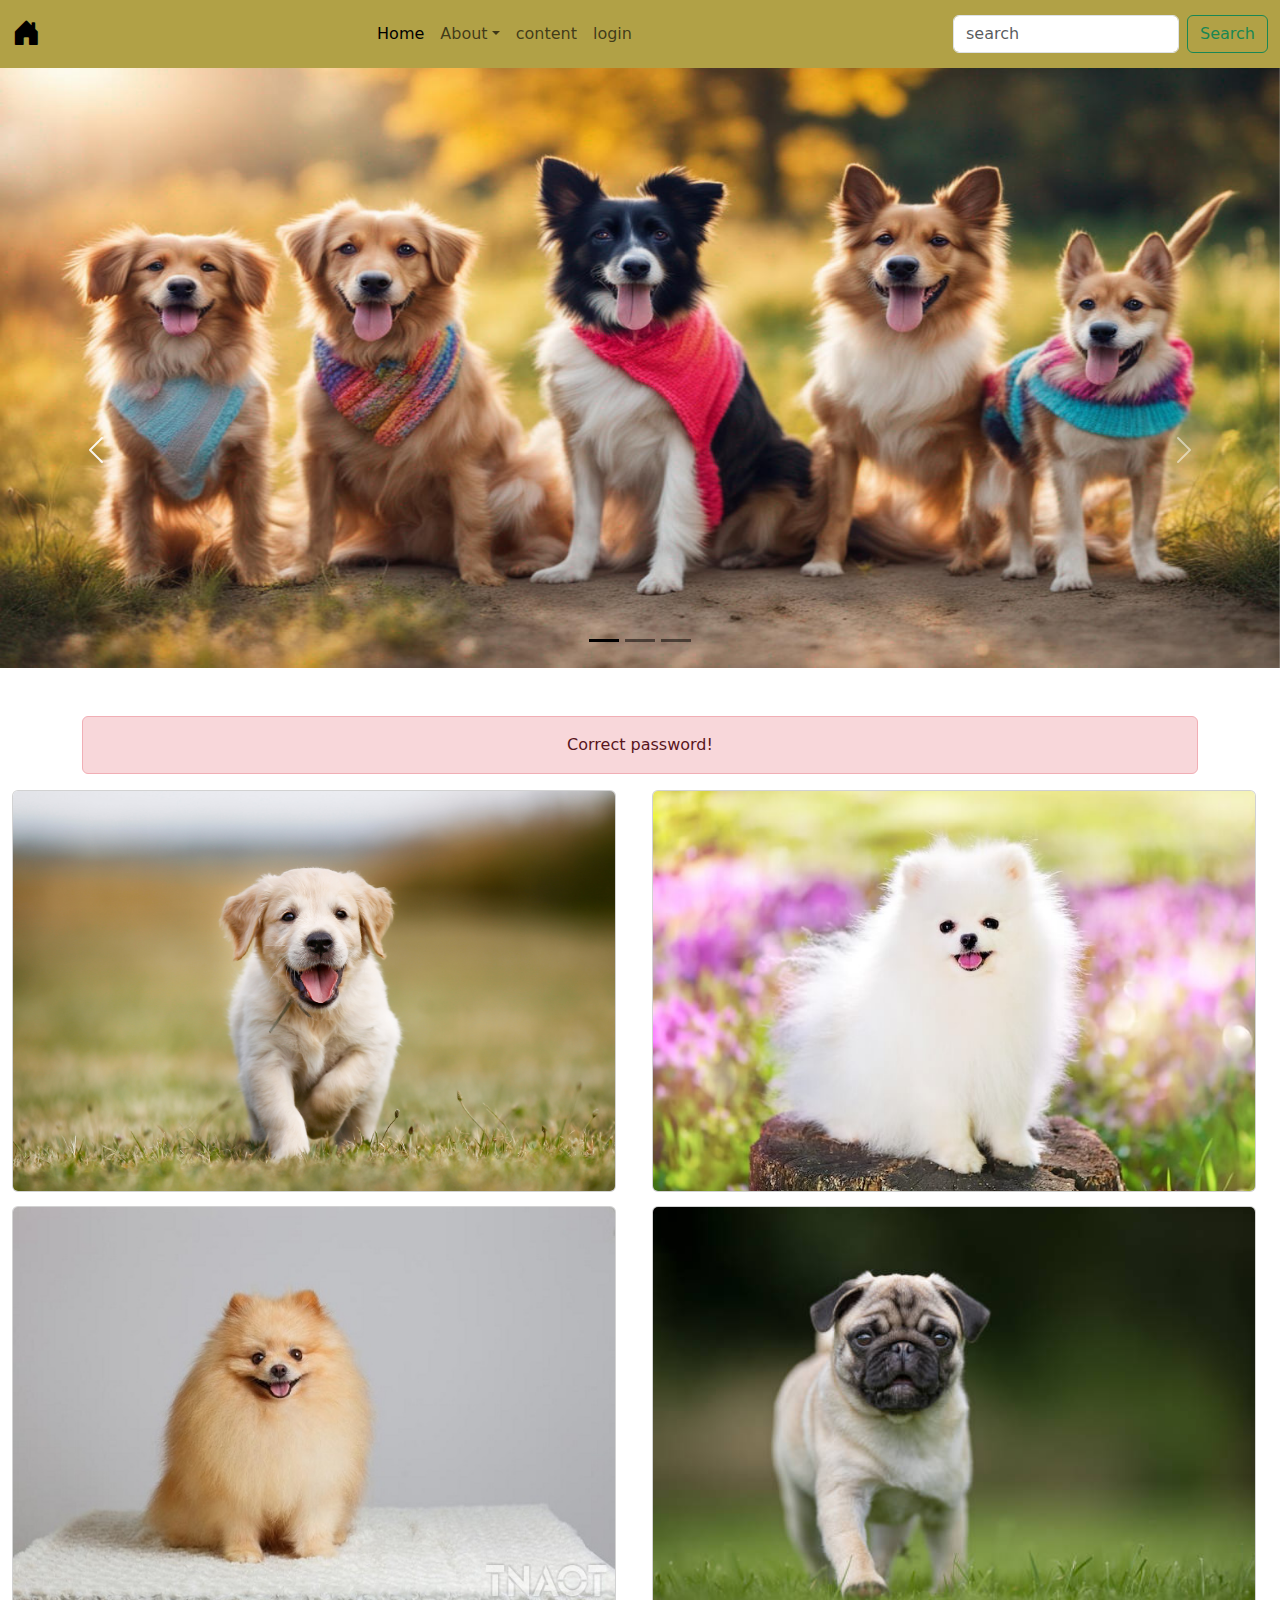
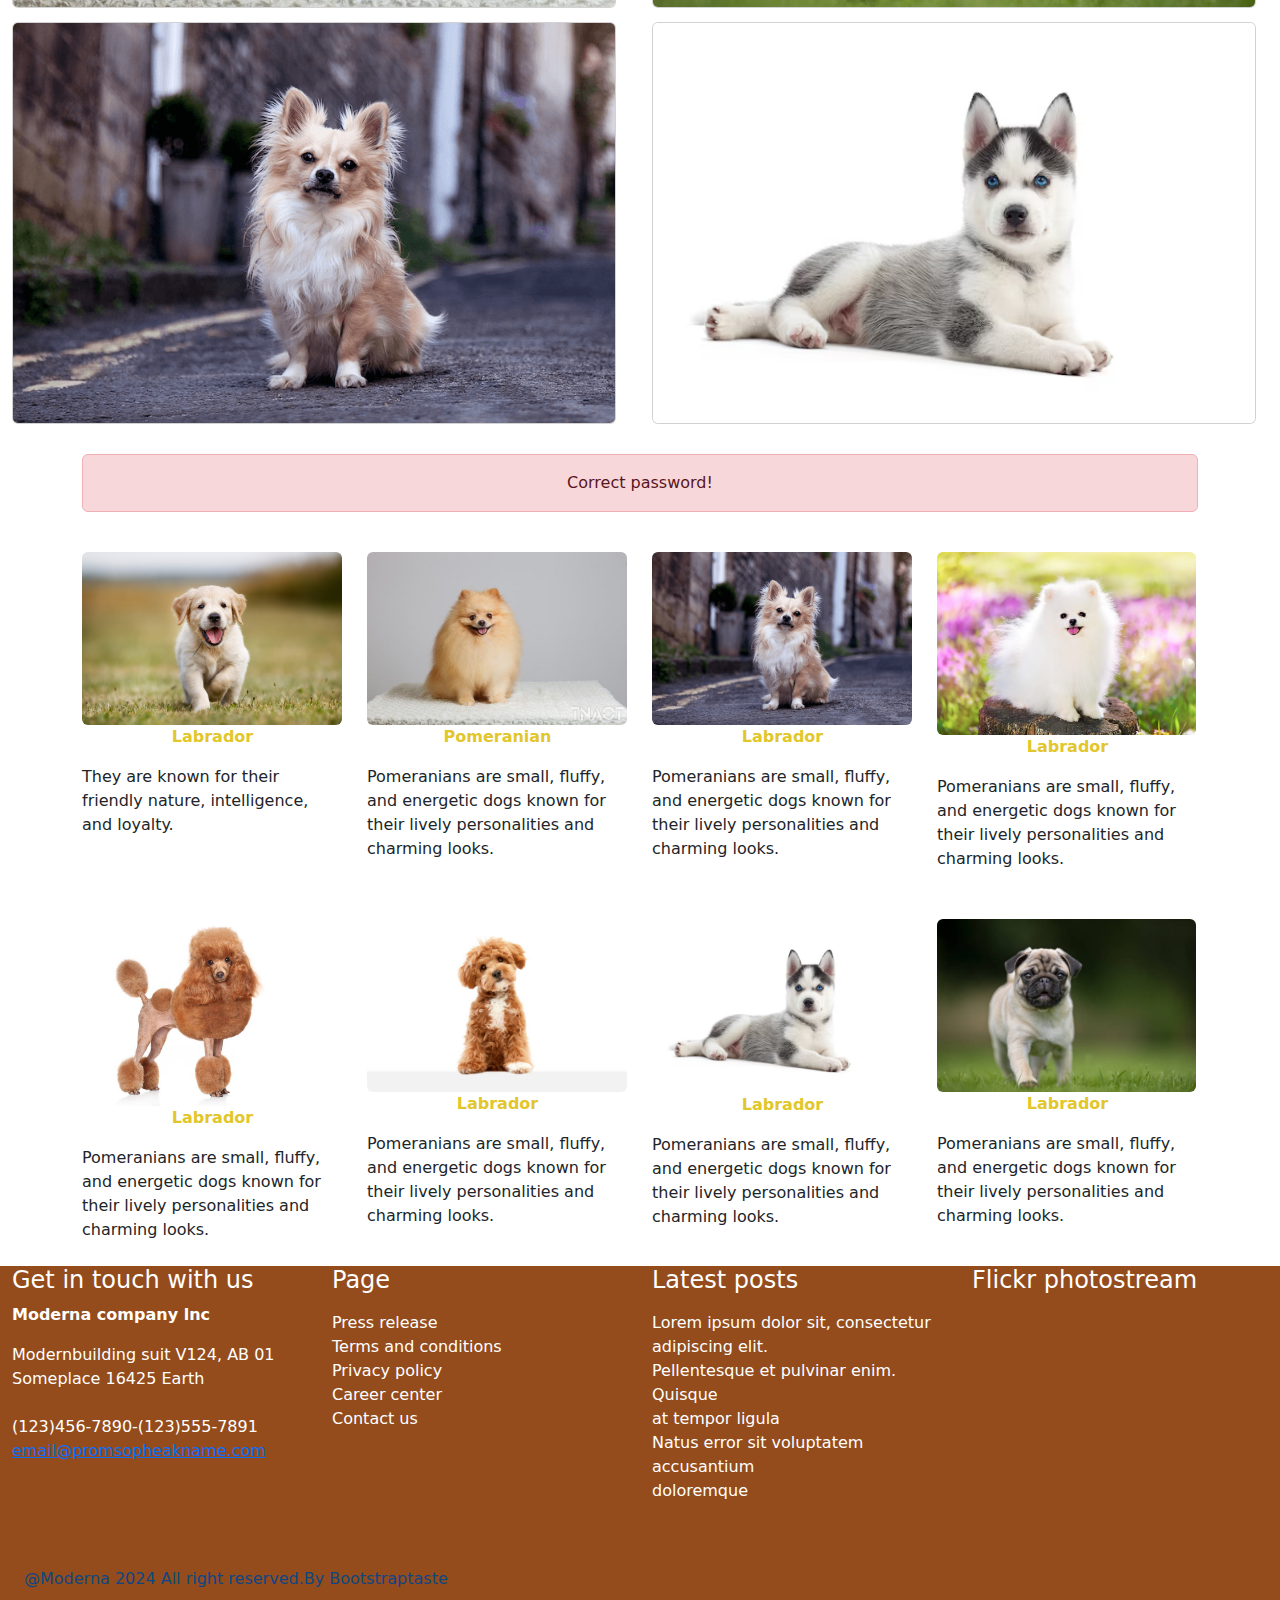
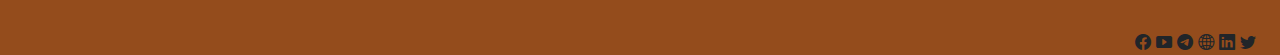
<file: PHP/index1.html>
<!doctype html>
<html lang="en">
  <head>
    <meta charset="utf-8">
    <meta name="viewport" content="width=device-width, initial-scale=1">
    <title>Bootstrap demo</title>
    <link rel="stylesheet" href="style.css" class="">
    <link rel="stylesheet" href="https://cdn.jsdelivr.net/npm/bootstrap-icons@1.11.3/font/bootstrap-icons.min.css">
    <link href="https://cdn.jsdelivr.net/npm/bootstrap@5.3.3/dist/css/bootstrap.min.css" rel="stylesheet" integrity="sha384-QWTKZyjpPEjISv5WaRU9OFeRpok6YctnYmDr5pNlyT2bRjXh0JMhjY6hW+ALEwIH" crossorigin="anonymous">
  </head>
  <body>
    <script src="https://cdn.jsdelivr.net/npm/bootstrap@5.3.3/dist/js/bootstrap.bundle.min.js" integrity="sha384-YvpcrYf0tY3lHB60NNkmXc5s9fDVZLESaAA55NDzOxhy9GkcIdslK1eN7N6jIeHz" crossorigin="anonymous"></script>
    <nav class="navbar navbar-expand-lg " style="background-color: rgb(177, 161, 70);">
      <div class="container-fluid">
          <a href="" class="navbar-brand">
            <i class="bi bi-house-door-fill fs-3"></i>
          </a>
          <button class="navbar-toggler" type="button" data-bs-toggle="collapse" data-bs-target="#navbarNavAltMarkup" aria-controls="navbarNavAltMarkup" aria-expanded="false" aria-label="Toggle navigation">
            <span class="navbar-toggler-icon"></span>
          </button>
            <div class="collapse navbar-collapse" id="navbarNavAltMarkup">
                <ul class="navbar-nav col-lg-12 justify-content-center">
                    <li class="nav-item">
                        <a href="index1.html" class="nav-link active" urrent="aria-cpage" href="#">Home</a>
                        
                    </li>
                    <li class="nav-item">
                        <a href="/PHP/componeneets/about.html" class="nav-link dropdown-toggle" href="#" id="navbarDropdown" role="button" data-toggle="dropdown" aria-haspopup="true" aria-expanded="false">About</a>
                    </li> 
                     <li class="nav-item">
                        <a href="/PHP/componeneets/content.html" class="nav-link">content</a>
                    </li>
                    <li class="nav-item">
                        <a href="/PHP/componeneets/login.html" class="nav-link">login</a>
                    </li>
                </ul>
            </div>
            <form class="d-flex" role="search">
                <input type="text" class="form-control me-2" placeholder="search">
                <button class="btn btn-outline-success">Search</button>
            </form>
      </div>
    </nav>
    <div id="carouselExampleDark" class="carousel carousel-dark slide">
        <div class="carousel-indicators">
          <button type="button" data-bs-target="#carouselExampleDark" data-bs-slide-to="0" class="active" aria-current="true" aria-label="Slide 1"></button>
          <button type="button" data-bs-target="#carouselExampleDark" data-bs-slide-to="1" aria-label="Slide 2"></button>
          <button type="button" data-bs-target="#carouselExampleDark" data-bs-slide-to="2" aria-label="Slide 3"></button>
        </div>
        <div class="carousel-inner">
          <div class="carousel-item active" data-bs-interval="10000">
            <img style="height: 600px; width: 500px;" src="/PHP/img/pig3.png" class="d-block w-100" alt="...">
          </div>
          <div class="carousel-item" data-bs-interval="2000">
            <img style="height: 600px; width: 500px;" src="img/pig2.png" class="d-block w-100" alt="...">
            </div>
          </div>
          <!-- <div class="carousel-item">
            <img src="img/pig3.png" class="d-block w-100" alt="...">
          </div> -->
        </div><br><br>
        <button class="carousel-control-prev" type="button" data-bs-target="#carouselExampleDark" data-bs-slide="prev">
          <span class="carousel-control-prev-icon" aria-hidden="true"></span>
          <span class="visually-hidden">Previous</span>
        </button>
        <button class="carousel-control-next" type="button" data-bs-target="#carouselExampleDark" data-bs-slide="next">
          <span class="carousel-control-next-icon" aria-hidden="true"></span>
          <span class="visually-hidden">Next</span>
        </button>
      </div>
    </div>
     <div class="container text-center"> 
        <div class="alert alert-danger">
            Correct password! 
        </div>
    </div>
    <div class="actegroy-content">
        <div class="row p-0 m-0">
          <div class="col-lg-6">
            <div class="row p-0 m-0">
              <div class="col-12 category-data mb-3 ps-lg-0">
                <div class="card white">
                  <img src="/PHP/img/image1.png" alt="">
                </div>
              </div><br>
              <div class="col-12 category-data mb-3 ps-lg-0">
                <div class="card">
                  <img src="/PHP/img/image2.png" alt="">
                </div>
              </div><br>
              <div class="col-12 category-data mb-2 ps-lg-0">
                <div class="card">
                  <img src="/PHP/img/image3.png" alt="">
                </div>
              </div>
            </div>
          </div>
          <div class="col-lg-6">
            <div class="row p-0 m-0">
              <div class="col-12 category-data mb-3 ps-lg-0">
                <div class="card white">
                  <img src="/PHP/img/image4.png" alt="">
                </div>
              </div><br>
              <div class="col-12 category-data mb-3 ps-lg-0">
                <div class="card">
                  <img src="/PHP/img/image8.png" alt="">
                </div>
              </div><br>
              <div class="col-12 category-data mb-2 ps-lg-0">
                <div class="card">
                  <img src="/PHP/img/image7.png" alt="">
                </div>
              </div>
            </div>
          </div>
        </div>
      </div><br>
      <div class="container text-center"> 
        <div class="alert alert-danger">
            Correct password! 
        </div>
    </div>
    <div class="container py-2">
        <div class="row py-3">
            <div class="col-3">
                <img src="img/image1.png"  alt="" width="260px" height="auto" class="rounded">
                <p class="text-center">
                    <b style="color: rgb(226, 198, 43);">​Labrador</b>
                </p>
                They are known for their friendly nature, intelligence, and loyalty.    
            </div> 
            <div class="col-3 ">
                <img src="img/image2.png"  alt="" width="260px" height="auto" class="rounded">
                <p class="text-center">
                    <b style="color: rgb(226, 198, 43);">Pomeranian</b>
                </p>
                Pomeranians are small, fluffy, and energetic dogs known for their lively personalities and charming looks.
            </div>
            <div class="col-3">
                <img src="img/image3.png"  alt="" width="260px" height="auto" class="rounded">
                <p class="text-center">
                    <b style="color: rgb(226, 198, 43);">​Labrador</b>
                   
                </p>
                Pomeranians are small, fluffy, and energetic dogs known for their lively personalities and charming looks.
            </div>
            <div class="col-3">
                <img src="img/image4.png"  alt="" width="259px" height="auto" class="rounded">
                <p class="text-center">
                    <b style="color: rgb(226, 198, 43);">​Labrador</b>
                   
                </p>
                Pomeranians are small, fluffy, and energetic dogs known for their lively personalities and charming looks.
            </div>
        </div>
    </div>
    <div class="container py-2">
        <div class="row py-3">
            <div class="col-3">
                <img src="img/image5.png"  alt="" width="200px" height="auto" class="rounded">
                <p class="text-center">
                    <b style="color: rgb(226, 198, 43);">​Labrador</b>
                    
                </p>
                Pomeranians are small, fluffy, and energetic dogs known for their lively personalities and charming looks.
            </div> 
            <div class="col-3 ">
                <img src="img/image6.png"  alt="" width="260px" height="auto" class="rounded">
                <p class="text-center">
                    <b style="color: rgb(226, 198, 43);">​Labrador</b>
                   
                </p>
                Pomeranians are small, fluffy, and energetic dogs known for their lively personalities and charming looks.
            </div>
            <div class="col-3">
                <img src="img/image7.png"  alt="" width="260px" height="auto" class="rounded">
                <p class="text-center">
                    <b style="color: rgb(226, 198, 43);">​Labrador</b>
                    
                </p>
                Pomeranians are small, fluffy, and energetic dogs known for their lively personalities and charming looks.
            </div>
            <div class="col-3">
                <img src="img/image8.png"  alt="" width="259px" height="auto" class="rounded">
                <p class="text-center">
                    <b style="color: rgb(226, 198, 43);">​Labrador</b>
                    
                </p>
                Pomeranians are small, fluffy, and energetic dogs known for their lively personalities and charming looks.
            </div>
        </div>
    </div>
    <!-- <div class="container text-center"> 
        <div class="alert alert-danger">
            Correct password! 
        </div>
    </div> -->
     <div class="container-fluid " style="background-color: rgb(148, 76, 28);">
        <div class="row" style="color: white;">
            <div class="col-3">
                <h4>Get in touch with us</h4>
                <p>
                    <b>Moderna company lnc</b>
                    <div class="text-break">Modernbuilding suit V124, AB 01</div>
                    <div>Someplace 16425 Earth</div><br>
                    <div class="">(123)456-7890-(123)555-7891</div>
                    <a href="ppro28297@gmail.com" class="text-break">email@promsopheakname.com</a>
                </p>
            </div>
             <div class="col-3">
                    <h4>Page</h4>
                    <p>
                        <div class="text-break">Press release</div>
                        <div class="text-break">Terms and conditions</div>
                        <div class="text-break">Privacy policy</div>
                        <div class="text-break">Career center</div>
                        <div class="text-break">Contact us</div>
                    </p>
            </div>
             <div class="col-3">
                    <h4>Latest posts</h4>
                    <p>
                        <div class="text-break">Lorem ipsum dolor sit, consectetur</div>
                        <div class="text-break">adipiscing elit.</div>
                        <div class="text-break">Pellentesque et pulvinar enim. Quisque</div>
                        <div class="text-break">at tempor ligula</div>
                        <div class="text-break">Natus error sit voluptatem accusantium</div>
                        <div class="text-break">doloremque</div>
                    </p>
            </div>
            <div class="col-3">
                <h4>Flickr photostream</h4>
            </div>
        </div><br><br>
        <div class="container-fluid ">
            <div class="col-6" style="color: rgb(13, 70, 130);">
                <p>@Moderna 2024 All right reserved.By Bootstraptaste</p>
            </div><br>
            <div class="col-12 text-end" >
                <i class="bi bi-facebook"></i>
                <i class="bi bi-play-btn-fill"></i>
                <i class="bi bi-telegram"></i>
                <i class="bi bi-globe2"></i>
                <i class="bi bi-linkedin"></i>
                <i class="bi bi-twitter"></i>
            </div>
        </div>
    </div>
    </body> 
  </head>
</html>
</file>
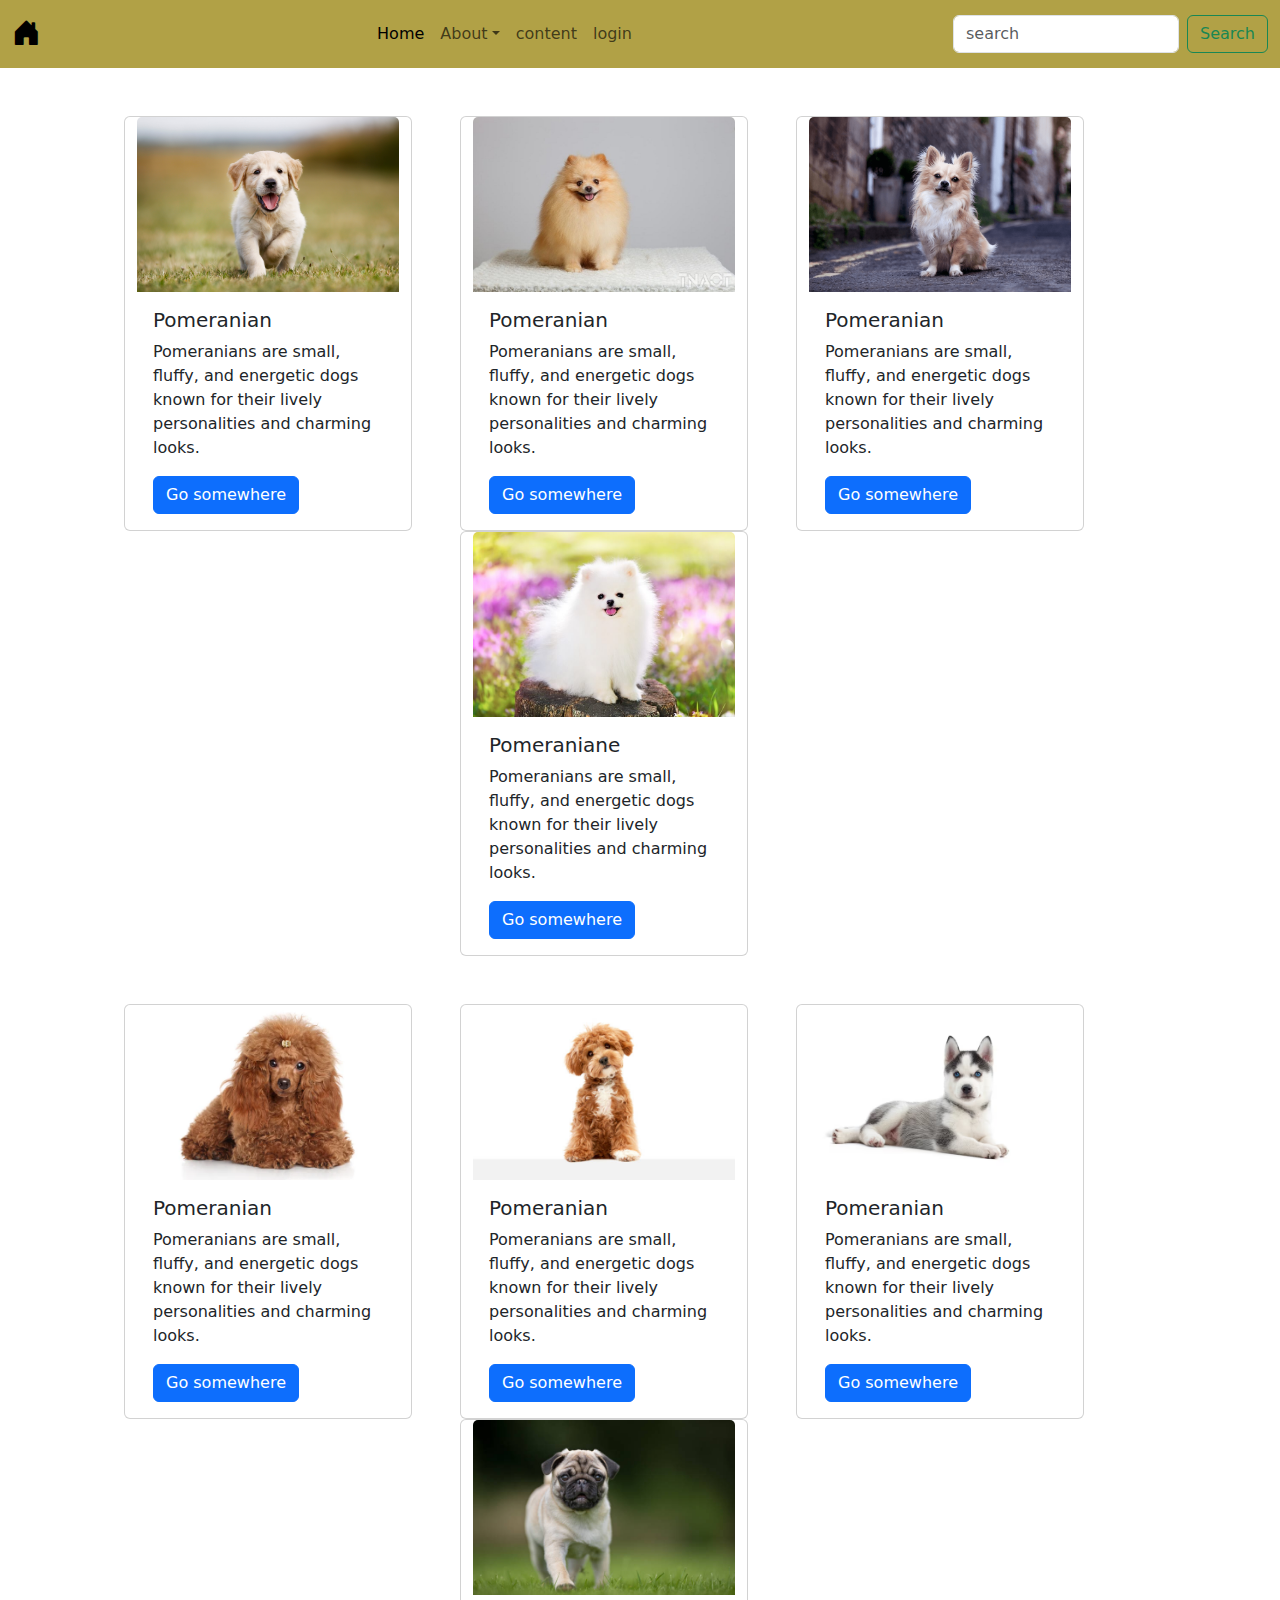
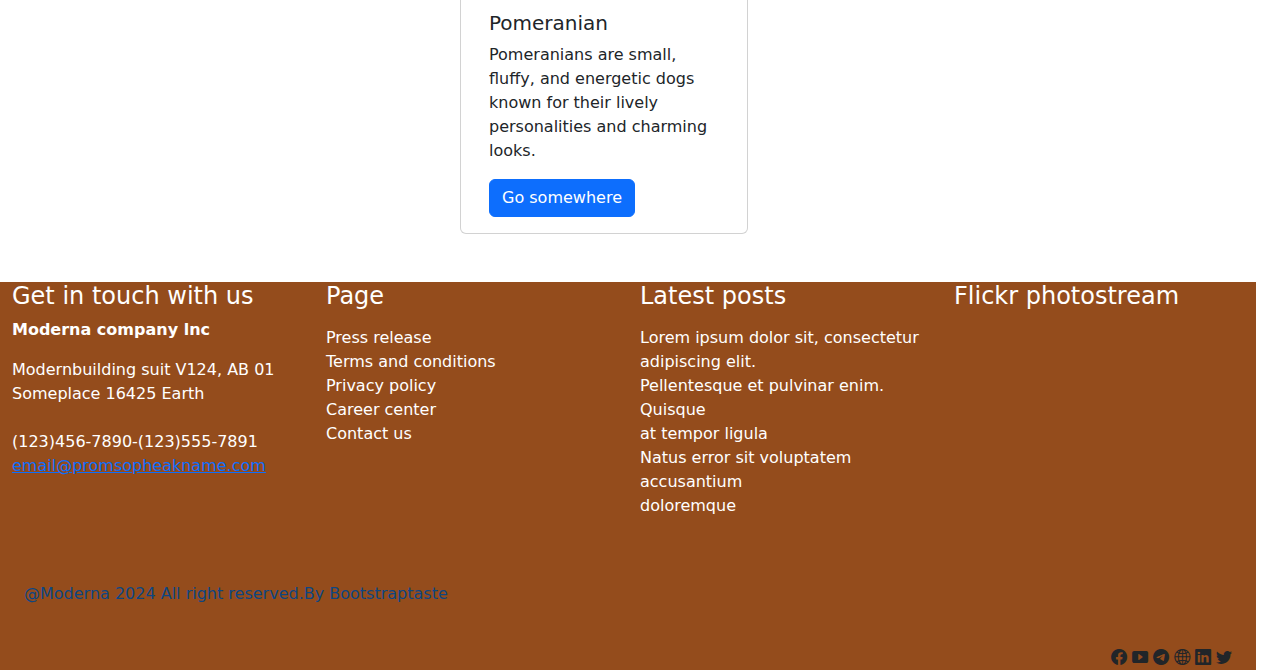
<file: PHP/componeneets/about.html>
<!doctype html>
<html lang="en">
  <head>
    <meta charset="utf-8">
    <meta name="viewport" content="width=device-width, initial-scale=1">
    <title>Bootstrap demo</title>
    <!-- <link rel="stylesheet" href="/PHP/style.css" class=""> -->
    <link rel="stylesheet" href="https://cdn.jsdelivr.net/npm/bootstrap-icons@1.11.3/font/bootstrap-icons.min.css">
    <link href="https://cdn.jsdelivr.net/npm/bootstrap@5.3.3/dist/css/bootstrap.min.css" rel="stylesheet" integrity="sha384-QWTKZyjpPEjISv5WaRU9OFeRpok6YctnYmDr5pNlyT2bRjXh0JMhjY6hW+ALEwIH" crossorigin="anonymous">
  </head>
  <body>
    <script src="https://cdn.jsdelivr.net/npm/bootstrap@5.3.3/dist/js/bootstrap.bundle.min.js" integrity="sha384-YvpcrYf0tY3lHB60NNkmXc5s9fDVZLESaAA55NDzOxhy9GkcIdslK1eN7N6jIeHz" crossorigin="anonymous"></script>
    
    <nav class="navbar navbar-expand-lg " style="background-color:  rgb(177, 161, 70);">
      <div class="container-fluid">
          <a href="" class="navbar-brand">
            
            <i class="bi bi-house-door-fill fs-3"></i>
          </a>
            <div class="collapse navbar-collapse">
                <ul class="navbar-nav col-lg-12 justify-content-center">
                    <li class="nav-item">
                        <a href="/PHP/index1.html" class="nav-link active">Home</a>
                    </li>
                    <li class="nav-item">
                        <a href="/PHP/componeneets/about.html" class="nav-link dropdown-toggle" href="#" id="navbarDropdown" role="button" data-toggle="dropdown" aria-haspopup="true" aria-expanded="false">About</a>
                    </li> 
                    <li class="nav-item">
                        <a href="/PHP/componeneets/content.html" class="nav-link">content</a>
                    </li>
                     <li class="nav-item">
                        <a href="/PHP/componeneets/login.html" class="nav-link">login</a>
                    </li>
                </ul>
            </div>
            <form class="d-flex" role="search">
                <input type="text" class="form-control me-2" placeholder="search">
                <button class="btn btn-outline-success">Search</button>
            </form>
      </div>
    </nav><br><br>
    <div class="container-fluid row justify-content-center">
      <div class="card mt-6 me-5" style="width: 18rem;">
        <img src="/PHP/img/image1.png" class="card-img-top" alt="...">
        <div class="card-body">
          <h5 class="card-title">Pomeranian</h5>
          <p class="card-text">Pomeranians are small, fluffy, and energetic dogs known for their lively personalities and charming looks.</p>
          <a href="/PHP/componeneets/content.html" class="btn btn-primary">Go somewhere</a>
        </div>
      </div>
      <div class="card mt-6 me-5" style="width: 18rem;">
        <img src="/PHP/img/image2.png" class="card-img-top" alt="...">
        <div class="card-body">
          <h5 class="card-title">Pomeranian</h5>
          <p class="card-text">Pomeranians are small, fluffy, and energetic dogs known for their lively personalities and charming looks.</p>
          <a href="/PHP/componeneets/content.html" class="btn btn-primary">Go somewhere</a>
        </div>
      </div>
      <div class="card mt-6 me-5" style="width: 18rem;">
        <img src="/PHP/img/image3.png" class="card-img-top" alt="...">
        <div class="card-body">
          <h5 class="card-title">Pomeranian</h5>
          <p class="card-text">Pomeranians are small, fluffy, and energetic dogs known for their lively personalities and charming looks.</p>
          <a href="/PHP/componeneets/content.html" class="btn btn-primary">Go somewhere</a>
        </div>
      </div>
      <div class="card mt-6 me-5" style="width: 18rem;">
        <img src="/PHP/img/image4.png" class="card-img-top" alt="...">
        <div class="card-body">
          <h5 class="card-title">Pomeraniane</h5>
          <p class="card-text">Pomeranians are small, fluffy, and energetic dogs known for their lively personalities and charming looks.</p>
          <a href="/PHP/componeneets/content.html" class="btn btn-primary">Go somewhere</a>
        </div>
      </div>
    </div><br><br>

    <div class="container-fluid row justify-content-center">
      <div class="card mt-6 me-5" style="width: 18rem;">
        <img src="/PHP/img/image9.png" class="card-img-top" alt="...">
        <div class="card-body">
          <h5 class="card-title">Pomeranian</h5>
          <p class="card-text">Pomeranians are small, fluffy, and energetic dogs known for their lively personalities and charming looks.</p>
          <a href="/PHP/componeneets/content.html" class="btn btn-primary">Go somewhere</a>
        </div>
      </div>
      <div class="card mt-6 me-5" style="width: 18rem;">
        <img src="/PHP/img/image6.png" class="card-img-top" alt="...">
        <div class="card-body">
          <h5 class="card-title">Pomeranian</h5>
          <p class="card-text">Pomeranians are small, fluffy, and energetic dogs known for their lively personalities and charming looks.</p>
          <a href="/PHP/componeneets/content.html" class="btn btn-primary">Go somewhere</a>
        </div>
      </div>
      <div class="card mt-6 me-5" style="width: 18rem;">
        <img src="/PHP/img/image7.png" class="card-img-top" alt="...">
        <div class="card-body">
          <h5 class="card-title">Pomeranian</h5>
          <p class="card-text">Pomeranians are small, fluffy, and energetic dogs known for their lively personalities and charming looks.</p>
          <a href="/PHP/componeneets/content.html" class="btn btn-primary">Go somewhere</a>
        </div>
      </div>
      <div class="card mt-6 me-5" style="width: 18rem;">
        <img src="/PHP/img/image8.png" class="card-img-top" alt="...">
        <div class="card-body">
          <h5 class="card-title">Pomeranian</h5>
          <p class="card-text">Pomeranians are small, fluffy, and energetic dogs known for their lively personalities and charming looks.</p>
          <a href="/PHP/componeneets/content.html" class="btn btn-primary">Go somewhere</a>
        </div>
    </div>
    <div class="container text-center"></div><br><br>
    <div class="container-fluid " style="background-color: rgb(148, 76, 28);">
      <div class="row" style="color: white;">
          <div class="col-3">
              <h4>Get in touch with us</h4>
              <p>
                  <b>Moderna company lnc</b>
                  <div class="text-break">Modernbuilding suit V124, AB 01</div>
                  <div>Someplace 16425 Earth</div><br>
                  <div class="">(123)456-7890-(123)555-7891</div>
                  <a href="ppro28297@gmail.com" class="text-break">email@promsopheakname.com</a>
              </p>
          </div>
           <div class="col-3">
                  <h4>Page</h4>
                  <p>
                      <div class="text-break">Press release</div>
                      <div class="text-break">Terms and conditions</div>
                      <div class="text-break">Privacy policy</div>
                      <div class="text-break">Career center</div>
                      <div class="text-break">Contact us</div>
                  </p>
          </div>
           <div class="col-3">
                  <h4>Latest posts</h4>
                  <p>
                      <div class="text-break">Lorem ipsum dolor sit, consectetur</div>
                      <div class="text-break">adipiscing elit.</div>
                      <div class="text-break">Pellentesque et pulvinar enim. Quisque</div>
                      <div class="text-break">at tempor ligula</div>
                      <div class="text-break">Natus error sit voluptatem accusantium</div>
                      <div class="text-break">doloremque</div>
                  </p>
          </div>
          <div class="col-3">
              <h4>Flickr photostream</h4>
          </div>
      </div><br><br>
      <div class="container-fluid ">
          <div class="col-6" style="color: rgb(13, 70, 130);">
              <p>@Moderna 2024 All right reserved.By Bootstraptaste</p>
          </div><br>
          <div class="col-12 text-end" >
              <i class="bi bi-facebook"></i>
              <i class="bi bi-play-btn-fill"></i>
              <i class="bi bi-telegram"></i>
              <i class="bi bi-globe2"></i>
              <i class="bi bi-linkedin"></i>
              <i class="bi bi-twitter"></i>
          </div>
      </div>
  </div>
  </body>
</html>
</file>
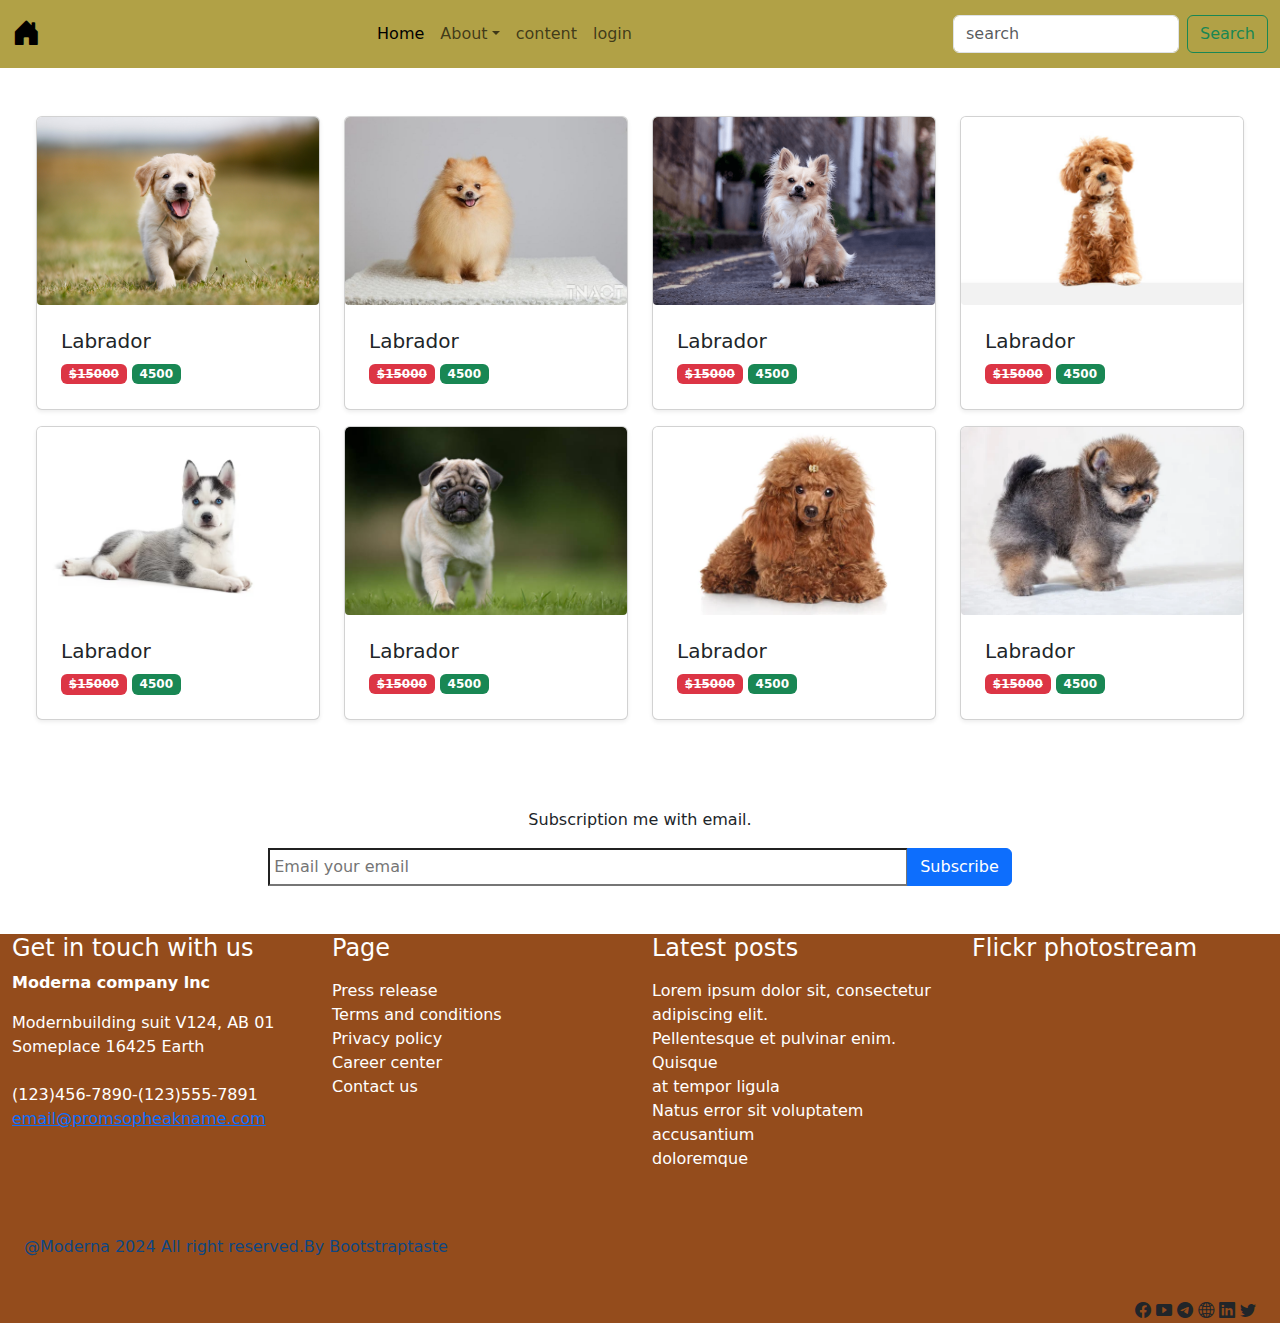
<file: PHP/componeneets/content.html>
<!doctype html>
<html lang="en">
  <head>
    <meta charset="utf-8">
    <meta name="viewport" content="width=device-width, initial-scale=1">
    <title>Bootstrap demo</title>
    <link rel="stylesheet" href="/PHP/style.css" class="">
    <link rel="stylesheet" href="https://cdn.jsdelivr.net/npm/bootstrap-icons@1.11.3/font/bootstrap-icons.min.css">
    <link href="https://cdn.jsdelivr.net/npm/bootstrap@5.3.3/dist/css/bootstrap.min.css" rel="stylesheet" integrity="sha384-QWTKZyjpPEjISv5WaRU9OFeRpok6YctnYmDr5pNlyT2bRjXh0JMhjY6hW+ALEwIH" crossorigin="anonymous">
  </head>
  <body>
    <script src="https://cdn.jsdelivr.net/npm/bootstrap@5.3.3/dist/js/bootstrap.bundle.min.js" integrity="sha384-YvpcrYf0tY3lHB60NNkmXc5s9fDVZLESaAA55NDzOxhy9GkcIdslK1eN7N6jIeHz" crossorigin="anonymous"></script>
    
    <nav class="navbar navbar-expand-lg " style="background-color:rgb(177, 161, 70);">
      <div class="container-fluid">
          <a href="" class="navbar-brand">
            
            <i class="bi bi-house-door-fill fs-3"></i>
          </a>
            <div class="collapse navbar-collapse">
                <ul class="navbar-nav col-lg-12 justify-content-center">
                    <li class="nav-item">
                        <a href="/PHP/index1.html" class="nav-link active">Home</a>
                    </li>
                    <li class="nav-item">
                        <a href="/PHP/componeneets/about.html" class="nav-link dropdown-toggle" href="#" id="navbarDropdown" role="button" data-toggle="dropdown" aria-haspopup="true" aria-expanded="false">About</a>
                    </li> 
                    <li class="nav-item">
                        <a href="/PHP/componeneets/content.html" class="nav-link">content</a>
                    </li>
                     <li class="nav-item">
                        <a href="/PHP/componeneets/login.html" class="nav-link">login</a>
                    </li>
                </ul>
            </div>
            <form class="d-flex" role="search">
                <input type="text" class="form-control me-2" placeholder="search">
                <button class="btn btn-outline-success">Search</button>
            </form>
      </div>
    </nav><br>

    <div class="row p-0 m-4">
        <div class="col-lg-3 product mb-0">
            <div class="card shadow-sm">
                <img class="rounded-1" src="/PHP/img/image1.png" alt="">
                <div class="card-body rounded-1 p-4">
                    <h5>​Labrador</h5>
                    <del class="badge bg-danger">$15000</del>
                    <span class="badge bg-success">4500</span>
                    <div class="detail d-flex justify-content-center align-items-centner">
                        <i  data-bs-toggle="modal" data-bs-target="#exampleModal" class="bi bi-search me-2"></i>
                        <i class="bi bi-chat-heart-fill me-2"></i>
                        <!-- <i class="bi bi-bookmark-fill"></i>  -->
                        <!-- <i class="bi bi-reply-fill"></i> -->
                        <a href="/PHP/componeneets/login.html" class="bi bi-reply-fill"></a>
                    </div>
                </div>
            </div>
        </div>
        <div class="col-lg-3 product mb-3">
            <div class="card shadow-sm">
                <img class="rounded-1" src="/PHP/img/image2.png" alt="">
                <div class="card-body rounded-1 p-4">
                    <h5>​Labrador</h5>
                    <del class="badge bg-danger">$15000</del>
                    <span class="badge bg-success">4500</span>
                    <div class="detail d-flex justify-content-center align-items-centner">
                        <i  data-bs-toggle="modal" data-bs-target="#exampleModal" class="bi bi-search me-2"></i>
                        <i class="bi bi-chat-heart-fill me-2"></i>
                        <!-- <i class="bi bi-bookmark-fill"></i>  -->
                        <a href="/PHP/componeneets/login.html" class="bi bi-reply-fill"></a>
                        
                    </div>
                </div>
            </div>
        </div>
        <div class="col-lg-3 product mb-3">
            <div class="card shadow-sm">
                <img class="rounded-1" src="/PHP/img/image3.png" alt="">
                <div class="card-body rounded-1 p-4">
                    <h5>​Labrador</h5>
                    <del class="badge bg-danger">$15000</del>
                    <span class="badge bg-success">4500</span>
                    <div class="detail d-flex justify-content-center align-items-centner">
                        <i  data-bs-toggle="modal" data-bs-target="#exampleModal" class="bi bi-search me-2"></i>
                        <i class="bi bi-chat-heart-fill me-2"></i>
                        <!-- <i class="bi bi-bookmark-fill"></i>  -->
                        <a href="/PHP/componeneets/login.html" class="bi bi-reply-fill"></a>
                        
                    </div>
                </div>
            </div>
        </div>
        <div class="col-lg-3 product mb-3">
            <div class="card shadow-sm">
                <img class="rounded-1" src="/PHP/img/image6.png" alt=""style>
                <div class="card-body rounded-1 p-4">
                    <h5>​Labrador</h5>
                    <del class="badge bg-danger">$15000</del>
                    <span class="badge bg-success">4500</span>
                    <div class="detail d-flex justify-content-center align-items-centner">
                        <i  data-bs-toggle="modal" data-bs-target="#exampleModal" class="bi bi-search me-2"></i>
                        <i class="bi bi-chat-heart-fill me-2"></i>
                        <a href="/PHP/componeneets/login.html" class="bi bi-reply-fill"></a> 
                        
                    </div>
                </div>
            </div>
        </div>
        <div class="col-lg-3 product mb-3">
            <div class="card shadow-sm">
                <img class="rounded-1" src="/PHP/img/image7.png" alt="">
                <div class="card-body rounded-1 p-4">
                    <h5>​Labrador</h5>
                    <del class="badge bg-danger">$15000</del>
                    <span class="badge bg-success">4500</span>
                    <div class="detail d-flex justify-content-center align-items-centner">
                        <i  data-bs-toggle="modal" data-bs-target="#exampleModal" class="bi bi-search me-2"></i>
                        <i class="bi bi-chat-heart-fill me-2"></i>
                        <a href="/PHP/componeneets/login.html" class="bi bi-reply-fill"></a> 
                        
                    </div>
                </div>
            </div>
        </div>
        <div class="col-lg-3 product mb-3">
            <div class="card shadow-sm">
                <img class="rounded-1" src="/PHP/img/image8.png" alt="">
                <div class="card-body rounded-1 p-4">
                    <h5>​Labrador</h5>
                    <del class="badge bg-danger">$15000</del>
                    <span class="badge bg-success">4500</span>
                    <div class="detail d-flex justify-content-center align-items-centner">
                        <i  data-bs-toggle="modal" data-bs-target="#exampleModal" class="bi bi-search me-2"></i>
                        <i class="bi bi-chat-heart-fill me-2"></i>
                        <a href="/PHP/componeneets/login.html" class="bi bi-reply-fill"></a> 
                        
                    </div>
                </div>
            </div>
        </div>
        <div class="col-lg-3 product mb-3">
            <div class="card shadow-sm">
                <img class="rounded-1" src="/PHP/img/image9.png" alt="">
                <div class="card-body rounded-1 p-4">
                    <h5>​Labrador</h5>
                    <del class="badge bg-danger">$15000</del>
                    <span class="badge bg-success">4500</span>
                    <div class="detail d-flex justify-content-center align-items-centner">
                        <i  data-bs-toggle="modal" data-bs-target="#exampleModal" class="bi bi-search me-2"></i>
                        <i class="bi bi-chat-heart-fill me-2"></i>
                        <a href="/PHP/componeneets/login.html" class="bi bi-reply-fill"></a> 
                        
                    </div>
                </div>
            </div>
        </div>
        <div class="col-lg-3 product mb-3">
            <div class="card shadow-sm">
                <img class="rounded-1" src="/PHP/img/image10.png" alt="">
                <div class="card-body rounded-1 p-4">
                    <h5>​Labrador</h5>
                    <del class="badge bg-danger">$15000</del>
                    <span class="badge bg-success">4500</span>
                    <div class="detail d-flex justify-content-center align-items-centner">
                        <i  data-bs-toggle="modal" data-bs-target="#exampleModal" class="bi bi-search me-2"></i>
                        <i class="bi bi-chat-heart-fill me-2"></i>
                        <a href="/PHP/componeneets/login.html" class="bi bi-reply-fill"></a> 
                        
                    </div>
                </div>
            </div>
        </div>
    </div>

  <!-- Modal -->
  <div class="modal fade" id="exampleModal" tabindex="-1" aria-labelledby="exampleModalLabel" aria-hidden="true">
    <div class="modal-dialog modal-dialog-centered">
      <div class="modal-content">
        <div class="modal-header">
          <h1 class="modal-title fs-5" id="exampleModalLabel">Modal title</h1>
          <button type="button" class="btn-close" data-bs-dismiss="modal" aria-label="Close"></button>
        </div>
        <div class="modal-body">
          <img src="/PHP/img/image1.png" alt="" class="">
        </div>
        <div class="modal-body">
            <img src="/PHP/img/image2.png" alt="" class="">
        </div>
        <div class="modal-body">
            <img src="/PHP/img/image3.png" alt="" class="">
        </div>
        <div class="modal-body">
            <img src="/PHP/img/image4.png" alt="" class="">
        </div>
        <div class="modal-body">
            <img src="/PHP/img/image9.png" alt="" class="">
        </div>
        <div class="modal-body">
            <img src="/PHP/img/image6.png" alt="" class="">
        </div>
        <div class="modal-body">
            <img src="/PHP/img/image7.png" alt="" class="">
        </div>
        <div class="modal-body">
            <img src="/PHP/img/image8.png" alt="" class="">
        </div>
        <div class="modal-footer">
          <button type="button" class="btn btn-secondary" data-bs-dismiss="modal">Close</button>
          <button type="button" class="btn btn-primary">Save changes</button>
        </div>
      </div>
    </div>
  </div><br><br>
  <div class="coontact-us">
    <p class="text-center">Subscription me with email.</p>
    <form action="" class="">

        <div class="input-group d-flex align-items-centner justify-content-center">
            <input type="text" class="w-50 p-1" id="Submit" placeholder="Email your email">
            <button type="Submit" class="btn btn-primary ">Subscribe</button>
        </div>
        
    </form>
    <!-- <div class="contact-icon">
        <i class="bi bi-facebook"></i>
        <i class="bi bi-twitter"></i>
        <i class="bi bi-instagram"></i>
    </div> -->
  </div><br><br>

  <div class="container-fluid " style="background-color: rgb(148, 76, 28);">
    <div class="row" style="color: white;">
        <div class="col-3">
            <h4>Get in touch with us</h4>
            <p>
                <b>Moderna company lnc</b>
                <div class="text-break">Modernbuilding suit V124, AB 01</div>
                <div>Someplace 16425 Earth</div><br>
                <div class="">(123)456-7890-(123)555-7891</div>
                <a href="ppro28297@gmail.com" class="text-break">email@promsopheakname.com</a>
            </p>
        </div>
         <div class="col-3">
                <h4>Page</h4>
                <p>
                    <div class="text-break">Press release</div>
                    <div class="text-break">Terms and conditions</div>
                    <div class="text-break">Privacy policy</div>
                    <div class="text-break">Career center</div>
                    <div class="text-break">Contact us</div>
                </p>
        </div>
         <div class="col-3">
                <h4>Latest posts</h4>
                <p>
                    <div class="text-break">Lorem ipsum dolor sit, consectetur</div>
                    <div class="text-break">adipiscing elit.</div>
                    <div class="text-break">Pellentesque et pulvinar enim. Quisque</div>
                    <div class="text-break">at tempor ligula</div>
                    <div class="text-break">Natus error sit voluptatem accusantium</div>
                    <div class="text-break">doloremque</div>
                </p>
        </div>
        <div class="col-3">
            <h4>Flickr photostream</h4>
        </div>
    </div><br><br>
    <div class="container-fluid ">
        <div class="col-6" style="color: rgb(13, 70, 130);">
            <p>@Moderna 2024 All right reserved.By Bootstraptaste</p>
        </div><br>
        <div class="col-12 text-end" >
            <i class="bi bi-facebook"></i>
            <i class="bi bi-play-btn-fill"></i>
            <i class="bi bi-telegram"></i>
            <i class="bi bi-globe2"></i>
            <i class="bi bi-linkedin"></i>
            <i class="bi bi-twitter"></i>
        </div>
    </div>
</div>
  </body>
  </header>
</html>
</file>
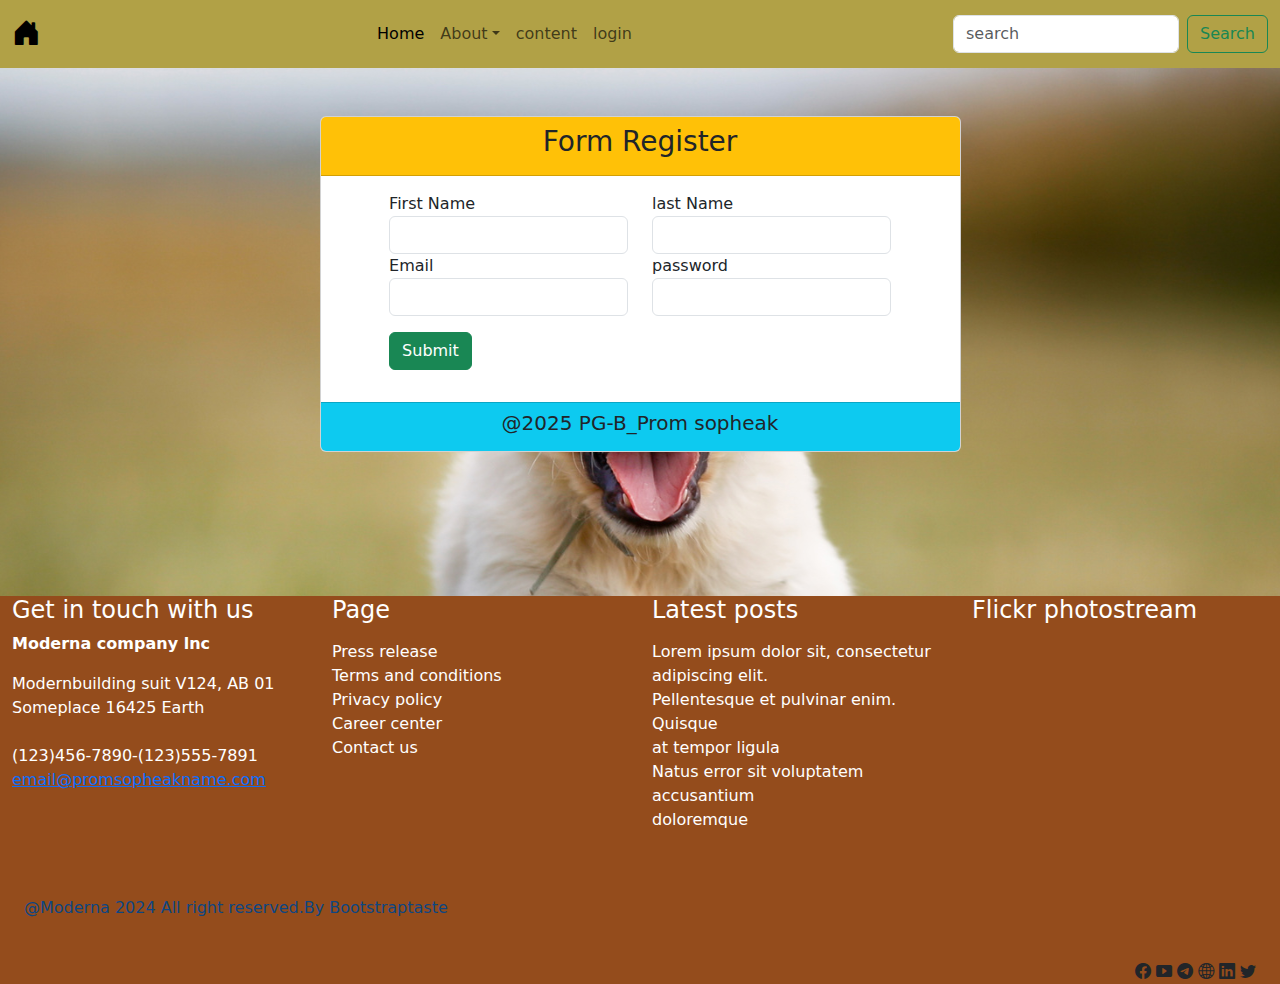
<file: PHP/componeneets/login.html>
<!doctype html>
<html lang="en">
  <head>
    <meta charset="utf-8">
    <meta name="viewport" content="width=device-width, initial-scale=1">
    <title>Bootstrap demo</title>
    <link rel="stylesheet" href="style2.css" class="Page">
    <link rel="stylesheet" href="https://cdn.jsdelivr.net/npm/bootstrap-icons@1.11.3/font/bootstrap-icons.min.css">
    <link href="https://cdn.jsdelivr.net/npm/bootstrap@5.3.3/dist/css/bootstrap.min.css" rel="stylesheet" integrity="sha384-QWTKZyjpPEjISv5WaRU9OFeRpok6YctnYmDr5pNlyT2bRjXh0JMhjY6hW+ALEwIH" crossorigin="anonymous">
  </head>
  <body>
    <script src="https://cdn.jsdelivr.net/npm/bootstrap@5.3.3/dist/js/bootstrap.bundle.min.js" integrity="sha384-YvpcrYf0tY3lHB60NNkmXc5s9fDVZLESaAA55NDzOxhy9GkcIdslK1eN7N6jIeHz" crossorigin="anonymous"></script>
    
    <nav class="navbar navbar-expand-lg " style="background-color:  rgb(177, 161, 70);">
      <div class="container-fluid">
          <a href="" class="navbar-brand">
            
            <i class="bi bi-house-door-fill fs-3"></i>
          </a>
            <div class="collapse navbar-collapse">
                <ul class="navbar-nav col-lg-12 justify-content-center">
                    <li class="nav-item">
                        <a href="/PHP/index1.html" class="nav-link active">Home</a>
                    </li>
                    <li class="nav-item">
                        <a href="/PHP/componeneets/about.html" class="nav-link dropdown-toggle" href="#" id="navbarDropdown" role="button" data-toggle="dropdown" aria-haspopup="true" aria-expanded="false">About</a>
                    </li> 
                    <li class="nav-item">
                        <a href="/PHP/componeneets/content.html" class="nav-link">content</a>
                    </li>
                     <li class="nav-item">
                        <a href="/PHP/componeneets/login.html" class="nav-link">login</a>
                    </li>
                </ul>
            </div>
            <form class="d-flex" role="search">
                <input type="text" class="form-control me-2" placeholder="search">
                <button class="btn btn-outline-success">Search</button>
            </form>
      </div>
    </nav>
    <div class="container py-5">
      <div class="row justify-content-center">
        <div class="col-7">
          <div class="card">
            <div class="card-header text-center bg-warning">
              <h3>Form Register</h3>
            </div>
            <div class="card-body">
            <div class="row justify-content-center">
              <div class="col-5">
                <label for=""class="Form-lable"> First Name </label>
                <input type="text"class="form-control" >
              </div>
              <div class="col-5">
                <label for=""class="Form-lable"> last Name </label>
                <input type="text"class="form-control">
              </div>
              <div class="col-5">
                <label for=""class="Form-lable" > Email </label>
                <input type="text"class="form-control">
              </div>
              <div class="col-5">
                <label for=""class="Form-lable"> password </label>
                <input type="text"class="form-control">
              </div>
              <div class="col-10 py-3">
                <!-- <button class="btn btn-success">Submit</button> -->
                 <a href="/PHP/index1.html" class="btn btn-success">Submit</a>
              </div>
            </div>
            </div>
            <div class="card-footer text-center bg-info">
              <h5>@2025 PG-B_Prom sopheak</h5>
            </div>
          </div>
        </div>
      </div>
    </div><br><br>
   <div class="container text-center"></div><br><br>
    <div class="container-fluid " style="background-color: rgb(148, 76, 28);">
      <div class="row" style="color: white;">
          <div class="col-3">
              <h4>Get in touch with us</h4>
              <p>
                  <b>Moderna company lnc</b>
                  <div class="text-break">Modernbuilding suit V124, AB 01</div>
                  <div>Someplace 16425 Earth</div><br>
                  <div class="">(123)456-7890-(123)555-7891</div>
                  <a href="ppro28297@gmail.com" class="text-break">email@promsopheakname.com</a>
              </p>
          </div>
           <div class="col-3">
                  <h4>Page</h4>
                  <p>
                      <div class="text-break">Press release</div>
                      <div class="text-break">Terms and conditions</div>
                      <div class="text-break">Privacy policy</div>
                      <div class="text-break">Career center</div>
                      <div class="text-break">Contact us</div>
                  </p>
          </div>
           <div class="col-3">
                  <h4>Latest posts</h4>
                  <p>
                      <div class="text-break">Lorem ipsum dolor sit, consectetur</div>
                      <div class="text-break">adipiscing elit.</div>
                      <div class="text-break">Pellentesque et pulvinar enim. Quisque</div>
                      <div class="text-break">at tempor ligula</div>
                      <div class="text-break">Natus error sit voluptatem accusantium</div>
                      <div class="text-break">doloremque</div>
                  </p>
          </div>
          <div class="col-3">
              <h4>Flickr photostream</h4>
          </div>
      </div><br><br>
      <div class="container-fluid ">
          <div class="col-6" style="color: rgb(13, 70, 130);">
              <p>@Moderna 2024 All right reserved.By Bootstraptaste</p>
          </div><br>
          <div class="col-12 text-end" >
              <i class="bi bi-facebook"></i>
              <i class="bi bi-play-btn-fill"></i>
              <i class="bi bi-telegram"></i>
              <i class="bi bi-globe2"></i>
              <i class="bi bi-linkedin"></i>
              <i class="bi bi-twitter"></i>
          </div>
      </div>
  </div>
  </body>
</html>
</file>
<file: style.css>
body  {
    /* background-image: url(/PHP/img/image1.png); */
    background-position: center;
    background-size: cover;
}

.navbar-toggler {
    background-color: aliceblue;
}
.bi-basket3 {
    font-size: 26px;
    cursor: pointer;
    color: red;
}
#cartSidebar {
    width: 35%;
}
.catagory-content {
    margin-top: 30px;
}
.category-data{
    height: 400px;
    /* width: 150px; */
    object-fit: cover;
    cursor: pointer;
}
.category-data > .card >.cate-watch {
    height: 400px;
    /* width:150px; */
    object-fit: cover;
    cursor: pointer;
}
.category-data > .card {
    overflow: hidden;
}
.category-data > .card > img {
    height: 400px;
    /* height:150px ; */
    object-fit: cover;
    cursor: pointer;
    transform: scale(1);
    transform: transform 0.3s;
}
.category-data > .cover > .cate-watch {
    height: 810px;
    object-fit: cover;
    cursor: pointer;
}
.category-data:hover > .card > img{
    transform: scale(1.1);
} 
/*================ about=================== */
.product >.card{ 
    cursor: pointer;
    position: relative;
    overflow: hidden;
}
.product.card img {
    height: 200px;
    width: 100%;
}
.product > .card >.card-body> .detail{
    position: absolute;
    bottom: -101px;
    left: 0;
    width: 100%;
    height: 100px;
    background-color: rgba(0, 0, 0, 0.384);
    transition: bottom 0.3s;
    border-bottom-right-radius: 8px;
    border-bottom-right-radius:8px ;
}
.product:hover > .card >.card-body>.detail {
     bottom:-1px ;
}
.detail > i {
    font-size: 34px;
    color: rgba(80, 85, 13, 0.945);
    margin: 0px 10px 10px 0;
    transform:scale(1) ;
    transition: tranform;
}
.detail > i:hover {
    transform: scale(1.3);
}
.detail > a {
    font-size: 34px;
    color: rgba(80, 85, 13, 0.945);
    margin: 0px 10px 10px 0;
    transform:scale(1) ;
    transition: tranform;
}
.detail > a:hover{
    transform: scale(1.3);
}
.modal-body > img {
    width: 100%;
    height: 490px;
}
/* =======Subscription====== */
  #subscript {
    padding: 5px;
    outline: none;
    border: 1px solid black;
}
/* .contact-icon{
    margin-top: 30px;
}
.contact-icon > a > i{
    margin-top: 30px;
    font-size: 24px;
    color: rgb(255, 80, 211);
}   */
</file>
<file: PHP/style.css>
body  {
    /* background-image: url(/PHP/img/image1.png); */
    background-position: center;
    background-size: cover;
}

.navbar-toggler {
    background-color: aliceblue;
}
.bi-basket3 {
    font-size: 26px;
    cursor: pointer;
    color: red;
}
#cartSidebar {
    width: 35%;
}
.catagory-content {
    margin-top: 30px;
}
.category-data{
    height: 400px;
    /* width: 150px; */
    object-fit: cover;
    cursor: pointer;
}
.category-data > .card >.cate-watch {
    height: 400px;
    /* width:150px; */
    object-fit: cover;
    cursor: pointer;
}
.category-data > .card {
    overflow: hidden;
}
.category-data > .card > img {
    height: 400px;
    /* height:150px ; */
    object-fit: cover;
    cursor: pointer;
    transform: scale(1);
    transform: transform 0.3s;
}
.category-data > .cover > .cate-watch {
    height: 810px;
    object-fit: cover;
    cursor: pointer;
}
.category-data:hover > .card > img{
    transform: scale(1.1);
} 
/*================ about=================== */
.product >.card{ 
    cursor: pointer;
    position: relative;
    overflow: hidden;
}
.product.card img {
    height: 200px;
    width: 100%;
}
.product > .card >.card-body> .detail{
    position: absolute;
    bottom: -101px;
    left: 0;
    width: 100%;
    height: 100px;
    background-color: rgba(0, 0, 0, 0.384);
    transition: bottom 0.3s;
    border-bottom-right-radius: 8px;
    border-bottom-right-radius:8px ;
}
.product:hover > .card >.card-body>.detail {
     bottom:-1px ;
}
.detail > i {
    font-size: 34px;
    color: rgba(80, 85, 13, 0.945);
    margin: 0px 10px 10px 0;
    transform:scale(1) ;
    transition: tranform;
}
.detail > i:hover {
    transform: scale(1.3);
}
.detail > a {
    font-size: 34px;
    color: rgba(80, 85, 13, 0.945);
    margin: 0px 10px 10px 0;
    transform:scale(1) ;
    transition: tranform;
}
.detail > a:hover{
    transform: scale(1.3);
}
.modal-body > img {
    width: 100%;
    height: 490px;
}
/* =======Subscription====== */
  #subscript {
    padding: 5px;
    outline: none;
    border: 1px solid black;
}
/* .contact-icon{
    margin-top: 30px;
}
.contact-icon > a > i{
    margin-top: 30px;
    font-size: 24px;
    color: rgb(255, 80, 211);
}   */
</file>
<file: style2.css>
body  {
    background-image: url(image1.png);
    background-position: center;
    background-size: cover;
}
</file>
<file: componeneets/style2.css>
body  {
    background-image: url(../img/image1.png);
    background-position: center;
    background-size: cover;
}
</file>
<file: PHP/componeneets/style2.css>
body  {
    background-image: url(/PHP/img/image1.png);
    background-position: center;
    background-size: cover;
}
</file>
